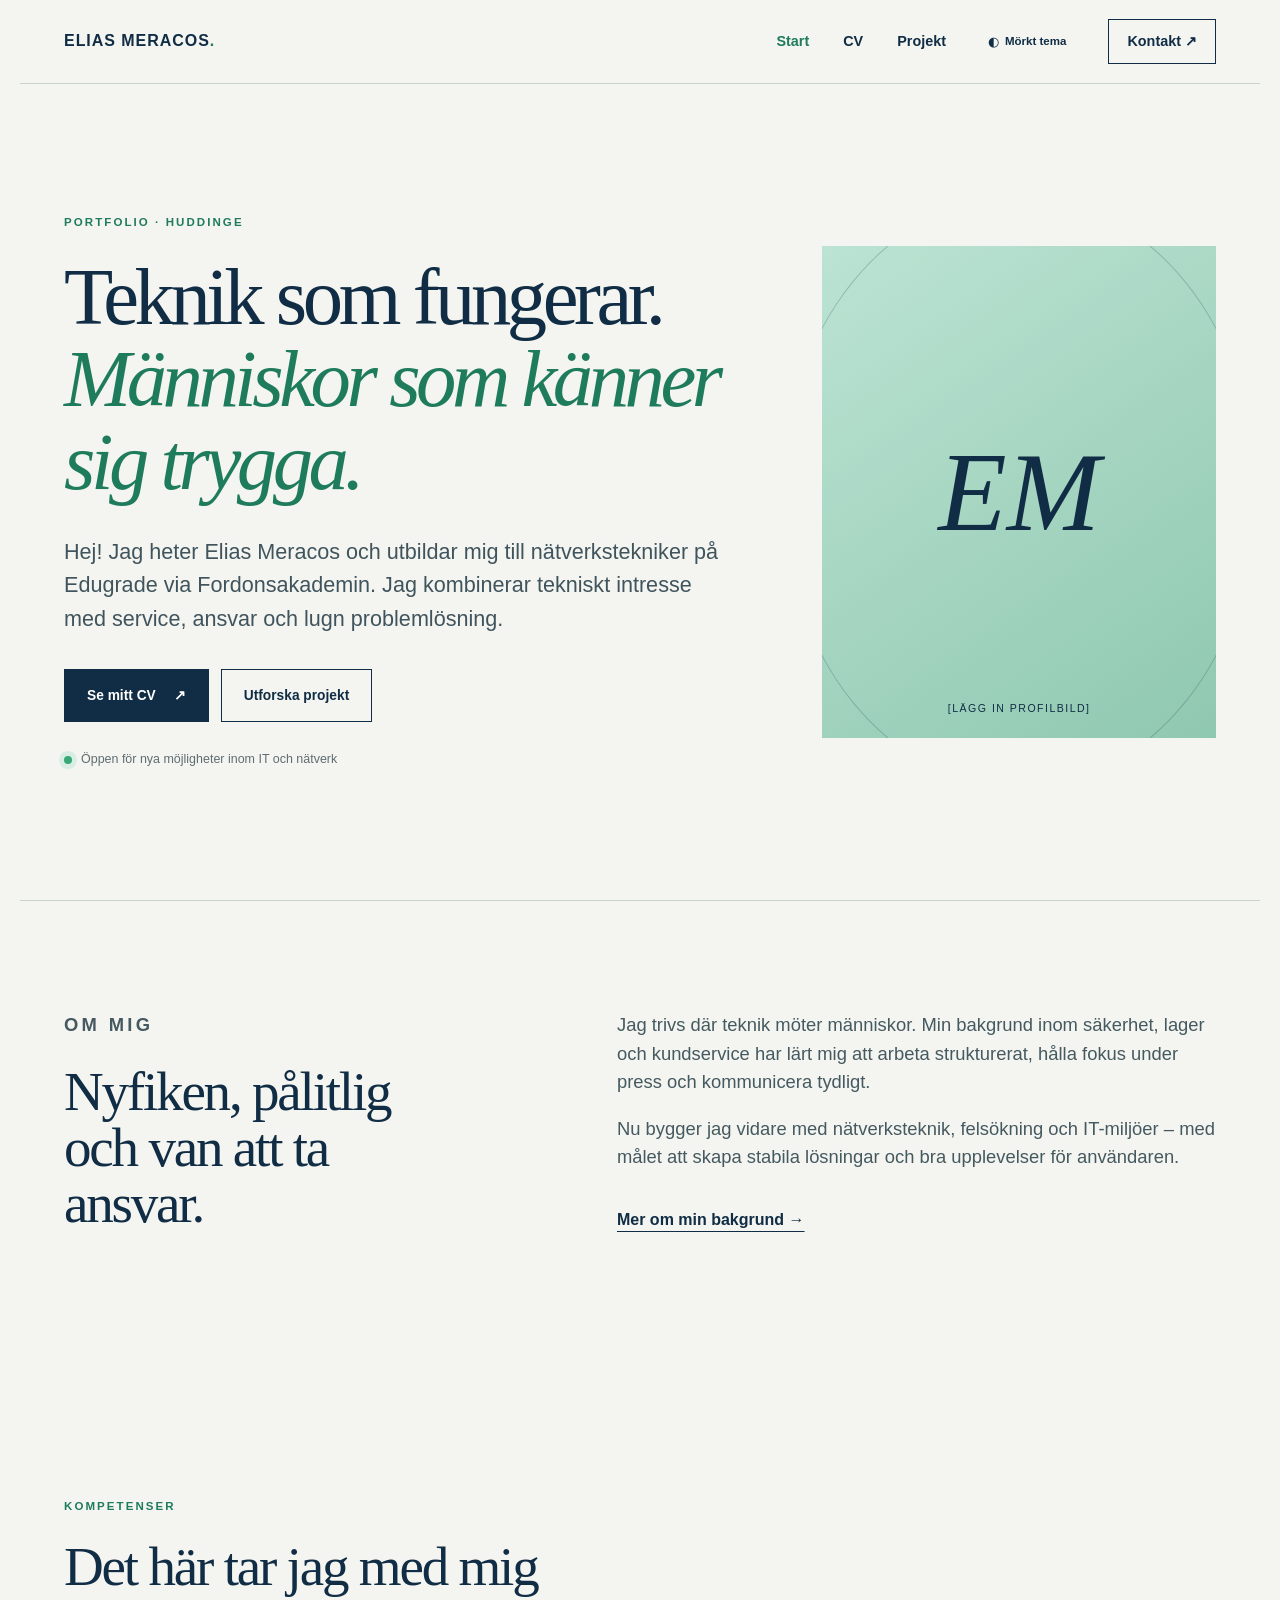
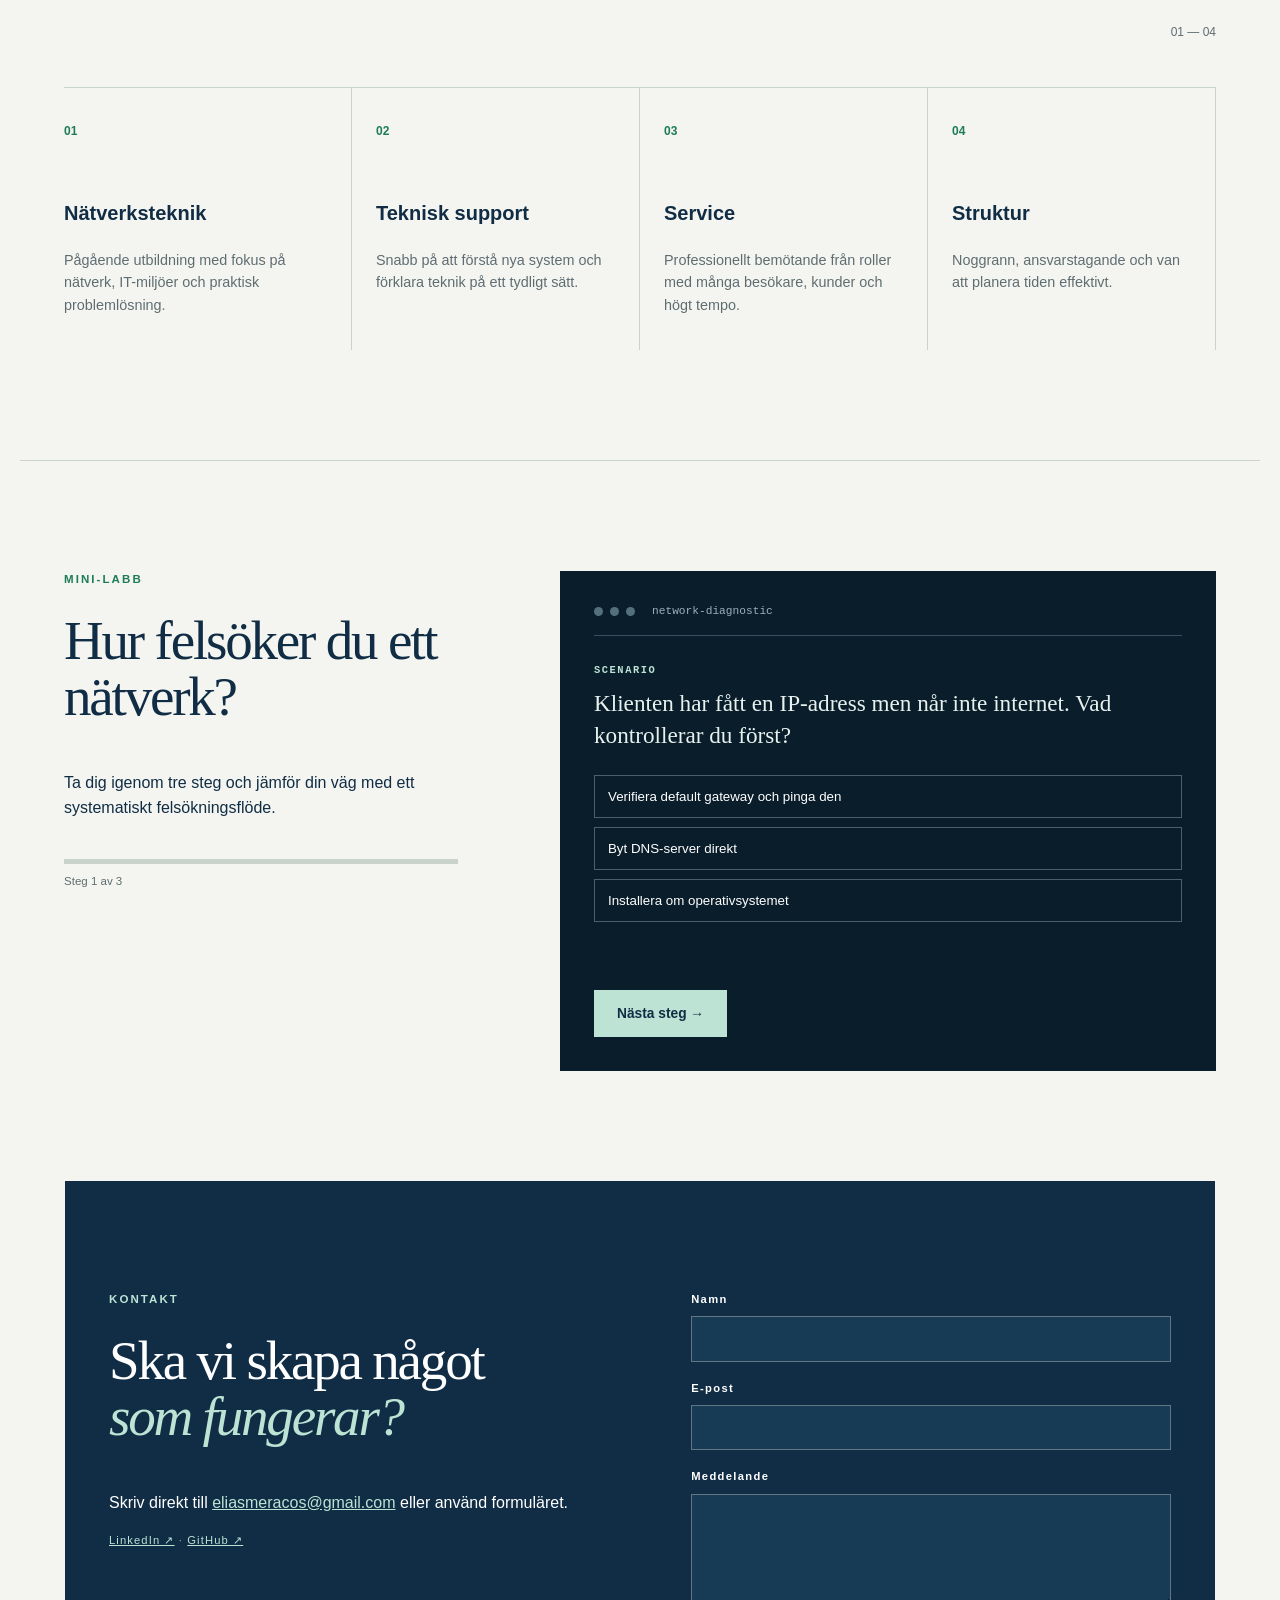
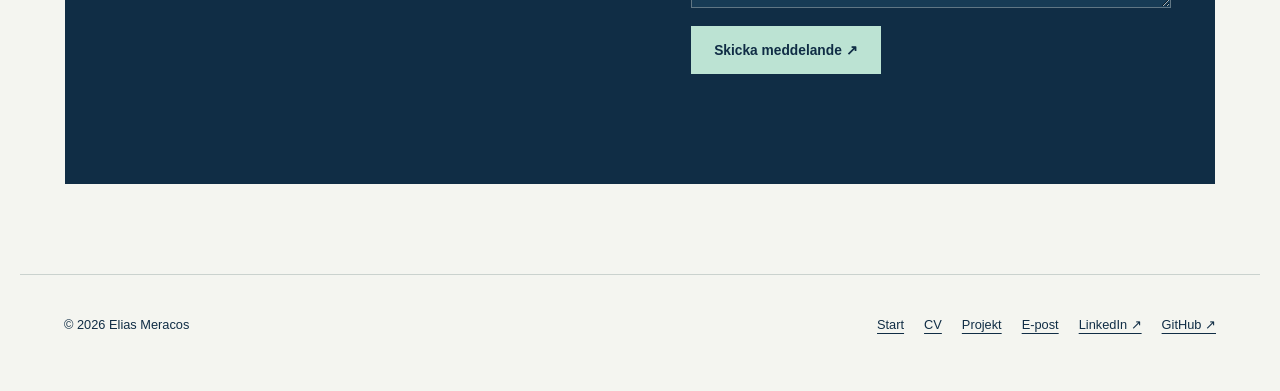
<file: index.html>
<!doctype html>
<html lang="sv">
<head>
  <meta charset="utf-8"><meta name="viewport" content="width=device-width,initial-scale=1">
  <meta name="description" content="Elias Meracos portfolio – nätverksteknik, erfarenhet och utbildningsprojekt.">
  <title>Elias Meracos | Nätverkstekniker</title><link rel="stylesheet" href="styles.css"><script defer src="script.js"></script>
</head>
<body data-page="home">
  <a class="skip" href="#main">Hoppa till innehållet</a><header id="site-header"></header>
  <main id="main">
    <section class="hero section"><div class="hero-copy reveal"><p class="eyebrow">PORTFOLIO · HUDDINGE</p><h1>Teknik som fungerar.<br><span>Människor som känner sig trygga.</span></h1><p class="lead">Hej! Jag heter Elias Meracos och utbildar mig till nätverkstekniker på Edugrade via Fordonsakademin. Jag kombinerar tekniskt intresse med service, ansvar och lugn problemlösning.</p><div class="actions"><a class="button" href="cv.html">Se mitt CV <span>↗</span></a><a class="button ghost" href="projekt.html">Utforska projekt</a></div><div class="status"><i></i><span>Öppen för nya möjligheter inom IT och nätverk</span></div></div>
      <div class="portrait reveal" aria-label="Profilbildsplats för Elias Meracos"><div class="initials">EM</div><span>[LÄGG IN PROFILBILD]</span></div>
    </section>
    <section class="section about-grid" id="om"><div><p class="eyebrow">OM MIG</p><h2>Nyfiken, pålitlig och van att ta ansvar.</h2></div><div><p>Jag trivs där teknik möter människor. Min bakgrund inom säkerhet, lager och kundservice har lärt mig att arbeta strukturerat, hålla fokus under press och kommunicera tydligt.</p><p>Nu bygger jag vidare med nätverksteknik, felsökning och IT-miljöer – med målet att skapa stabila lösningar och bra upplevelser för användaren.</p><a class="text-link" href="cv.html">Mer om min bakgrund →</a></div></section>
    <section class="section"><div class="section-head"><div><p class="eyebrow">KOMPETENSER</p><h2>Det här tar jag med mig</h2></div><span>01 — 04</span></div><div class="skill-grid"><article><b>01</b><h3>Nätverksteknik</h3><p>Pågående utbildning med fokus på nätverk, IT-miljöer och praktisk problemlösning.</p></article><article><b>02</b><h3>Teknisk support</h3><p>Snabb på att förstå nya system och förklara teknik på ett tydligt sätt.</p></article><article><b>03</b><h3>Service</h3><p>Professionellt bemötande från roller med många besökare, kunder och högt tempo.</p></article><article><b>04</b><h3>Struktur</h3><p>Noggrann, ansvarstagande och van att planera tiden effektivt.</p></article></div></section>
    <section class="section troubleshoot" id="felsokning"><div class="challenge-copy"><p class="eyebrow">MINI-LABB</p><h2>Hur felsöker du ett nätverk?</h2><p>Ta dig igenom tre steg och jämför din väg med ett systematiskt felsökningsflöde.</p><div class="challenge-progress" aria-label="Utmaningens framsteg"><i id="challenge-bar"></i></div><span id="challenge-step">Steg 1 av 3</span></div><div class="challenge-console" id="challenge"><div class="console-top"><span></span><span></span><span></span><b>network-diagnostic</b></div><p class="console-prompt">SCENARIO</p><h3 id="challenge-question"></h3><div id="challenge-options" class="challenge-options"></div><div id="challenge-feedback" class="challenge-feedback" aria-live="polite"></div><button id="challenge-next" class="button light" type="button" hidden>Nästa steg →</button></div></section>
    <section class="contact section" id="kontakt"><div><p class="eyebrow">KONTAKT</p><h2>Ska vi skapa något<br><em>som fungerar?</em></h2><p>Skriv direkt till <a href="mailto:eliasmeracos@gmail.com">eliasmeracos@gmail.com</a> eller använd formuläret.</p><p class="contact-placeholders"><a href="https://www.linkedin.com/in/elias-meracos/" target="_blank" rel="noopener noreferrer">LinkedIn ↗</a> · <a href="https://github.com/dynobeats" target="_blank" rel="noopener noreferrer">GitHub ↗</a></p></div><form action="mailto:eliasmeracos@gmail.com" method="post" enctype="text/plain"><label>Namn<input name="namn" autocomplete="name" required></label><label>E-post<input type="email" name="epost" autocomplete="email" required></label><label>Meddelande<textarea name="meddelande" rows="5" required></textarea></label><button class="button light" type="submit">Skicka meddelande ↗</button></form></section>
  </main><footer id="site-footer"></footer>
</body></html>
</file>
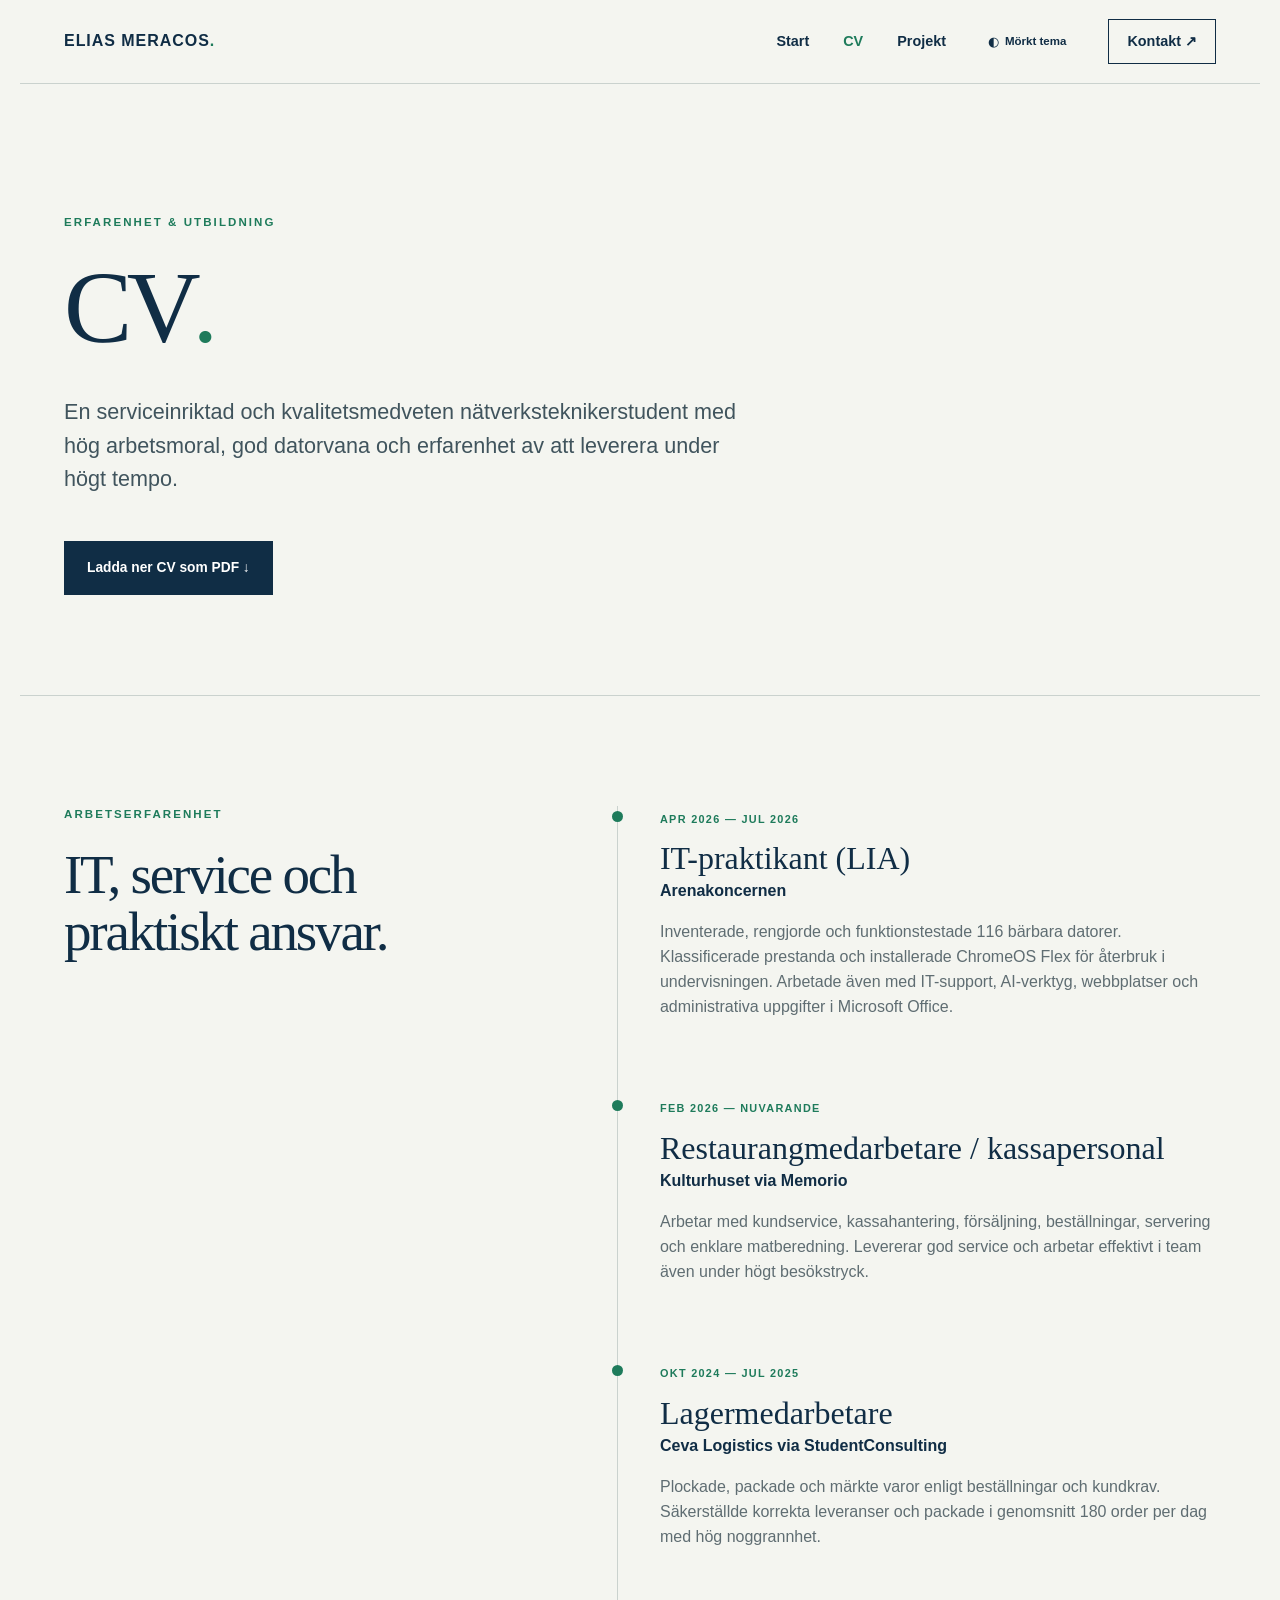
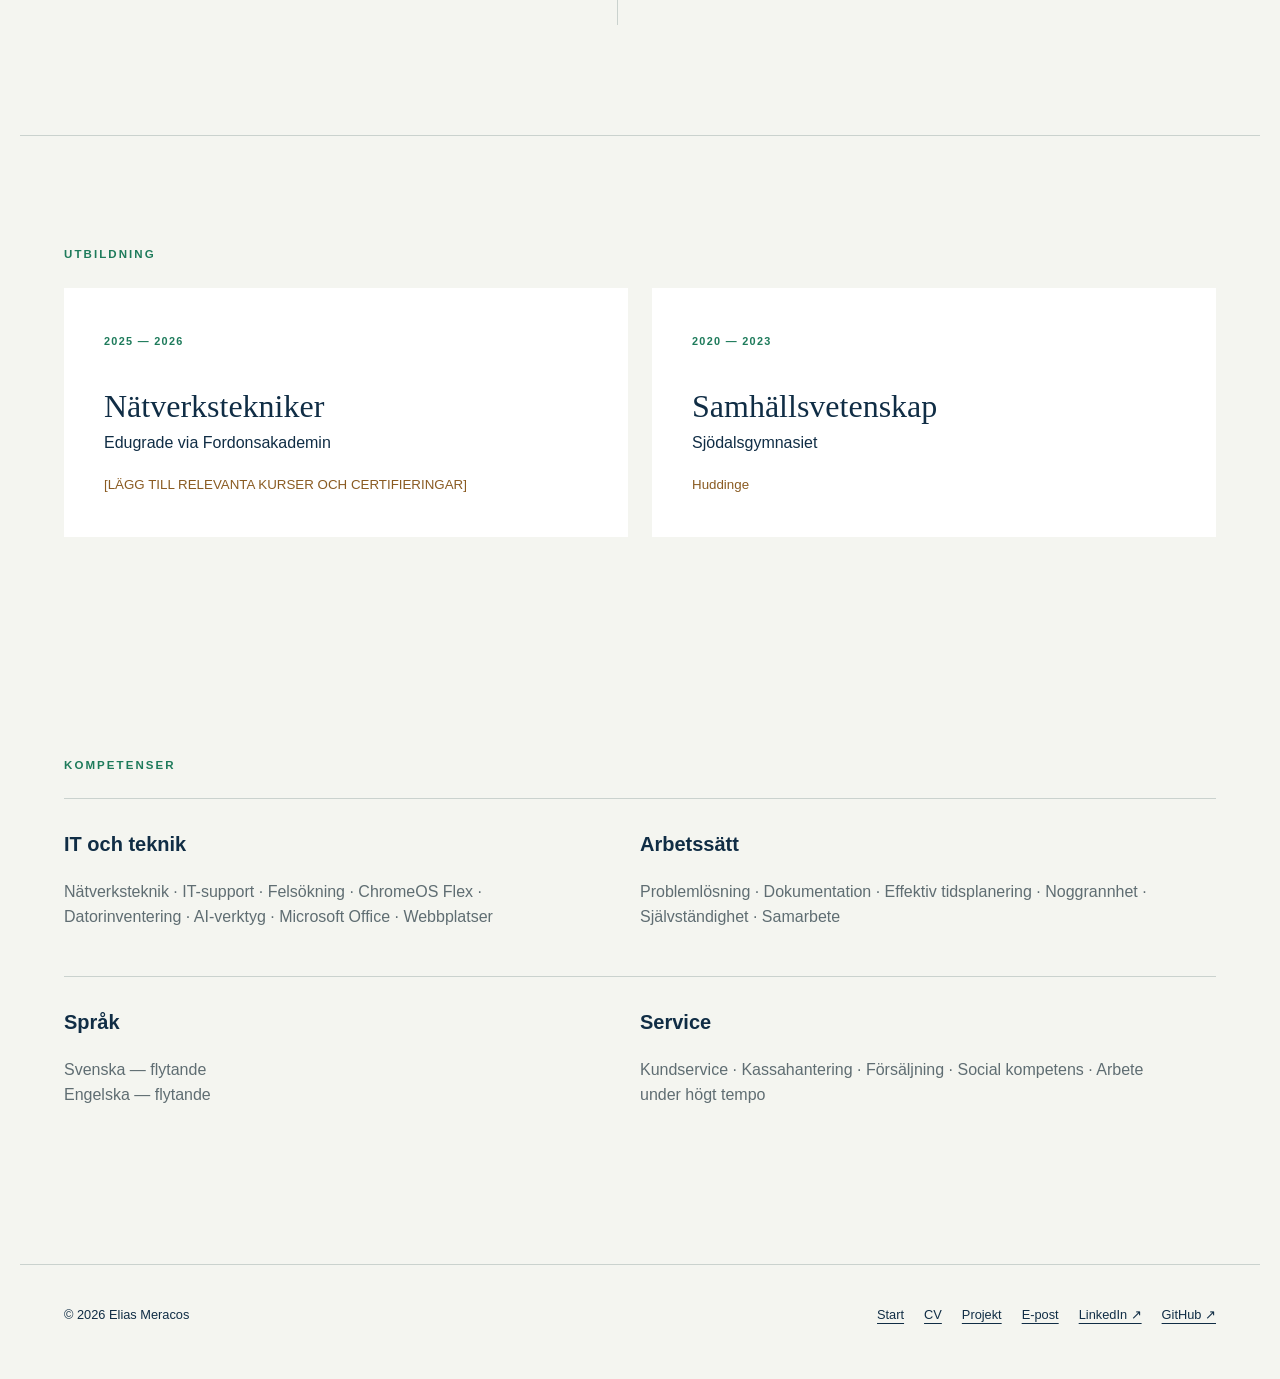
<file: cv.html>
<!doctype html><html lang="sv"><head><meta charset="utf-8"><meta name="viewport" content="width=device-width,initial-scale=1"><meta name="description" content="Elias Meracos CV – utbildning, arbetslivserfarenhet och kompetenser."><title>CV | Elias Meracos</title><link rel="stylesheet" href="styles.css"><script defer src="script.js"></script></head><body data-page="cv"><a class="skip" href="#main">Hoppa till innehållet</a><header id="site-header"></header><main id="main">
  <section class="page-hero section"><p class="eyebrow">ERFARENHET & UTBILDNING</p><h1>CV<span>.</span></h1><p class="lead">En serviceinriktad och kvalitetsmedveten nätverksteknikerstudent med hög arbetsmoral, god datorvana och erfarenhet av att leverera under högt tempo.</p><a class="button" href="assets/elias-meracos-cv-publik.pdf" download>Ladda ner CV som PDF ↓</a></section>
  <section class="section cv-layout"><aside><p class="eyebrow">ARBETSERFARENHET</p><h2>IT, service och praktiskt ansvar.</h2></aside><div class="timeline">
    <article><time>APR 2026 — JUL 2026</time><h3>IT-praktikant (LIA)</h3><p class="company">Arenakoncernen</p><p>Inventerade, rengjorde och funktionstestade 116 bärbara datorer. Klassificerade prestanda och installerade ChromeOS Flex för återbruk i undervisningen. Arbetade även med IT-support, AI-verktyg, webbplatser och administrativa uppgifter i Microsoft Office.</p></article>
    <article><time>FEB 2026 — NUVARANDE</time><h3>Restaurangmedarbetare / kassapersonal</h3><p class="company">Kulturhuset via Memorio</p><p>Arbetar med kundservice, kassahantering, försäljning, beställningar, servering och enklare matberedning. Levererar god service och arbetar effektivt i team även under högt besökstryck.</p></article>
    <article><time>OKT 2024 — JUL 2025</time><h3>Lagermedarbetare</h3><p class="company">Ceva Logistics via StudentConsulting</p><p>Plockade, packade och märkte varor enligt beställningar och kundkrav. Säkerställde korrekta leveranser och packade i genomsnitt 180 order per dag med hög noggrannhet.</p></article>
  </div></section>
  <section class="section education"><p class="eyebrow">UTBILDNING</p><div class="edu-grid"><article><span>2025 — 2026</span><h3>Nätverkstekniker</h3><p>Edugrade via Fordonsakademin</p><small>[LÄGG TILL RELEVANTA KURSER OCH CERTIFIERINGAR]</small></article><article><span>2020 — 2023</span><h3>Samhällsvetenskap</h3><p>Sjödalsgymnasiet</p><small>Huddinge</small></article></div></section>
  <section class="section"><p class="eyebrow">KOMPETENSER</p><div class="competency"><div><h3>IT och teknik</h3><p>Nätverksteknik · IT-support · Felsökning · ChromeOS Flex · Datorinventering · AI-verktyg · Microsoft Office · Webbplatser</p></div><div><h3>Arbetssätt</h3><p>Problemlösning · Dokumentation · Effektiv tidsplanering · Noggrannhet · Självständighet · Samarbete</p></div><div><h3>Språk</h3><p>Svenska — flytande<br>Engelska — flytande</p></div><div><h3>Service</h3><p>Kundservice · Kassahantering · Försäljning · Social kompetens · Arbete under högt tempo</p></div></div></section>
</main><footer id="site-footer"></footer></body></html>
</file>
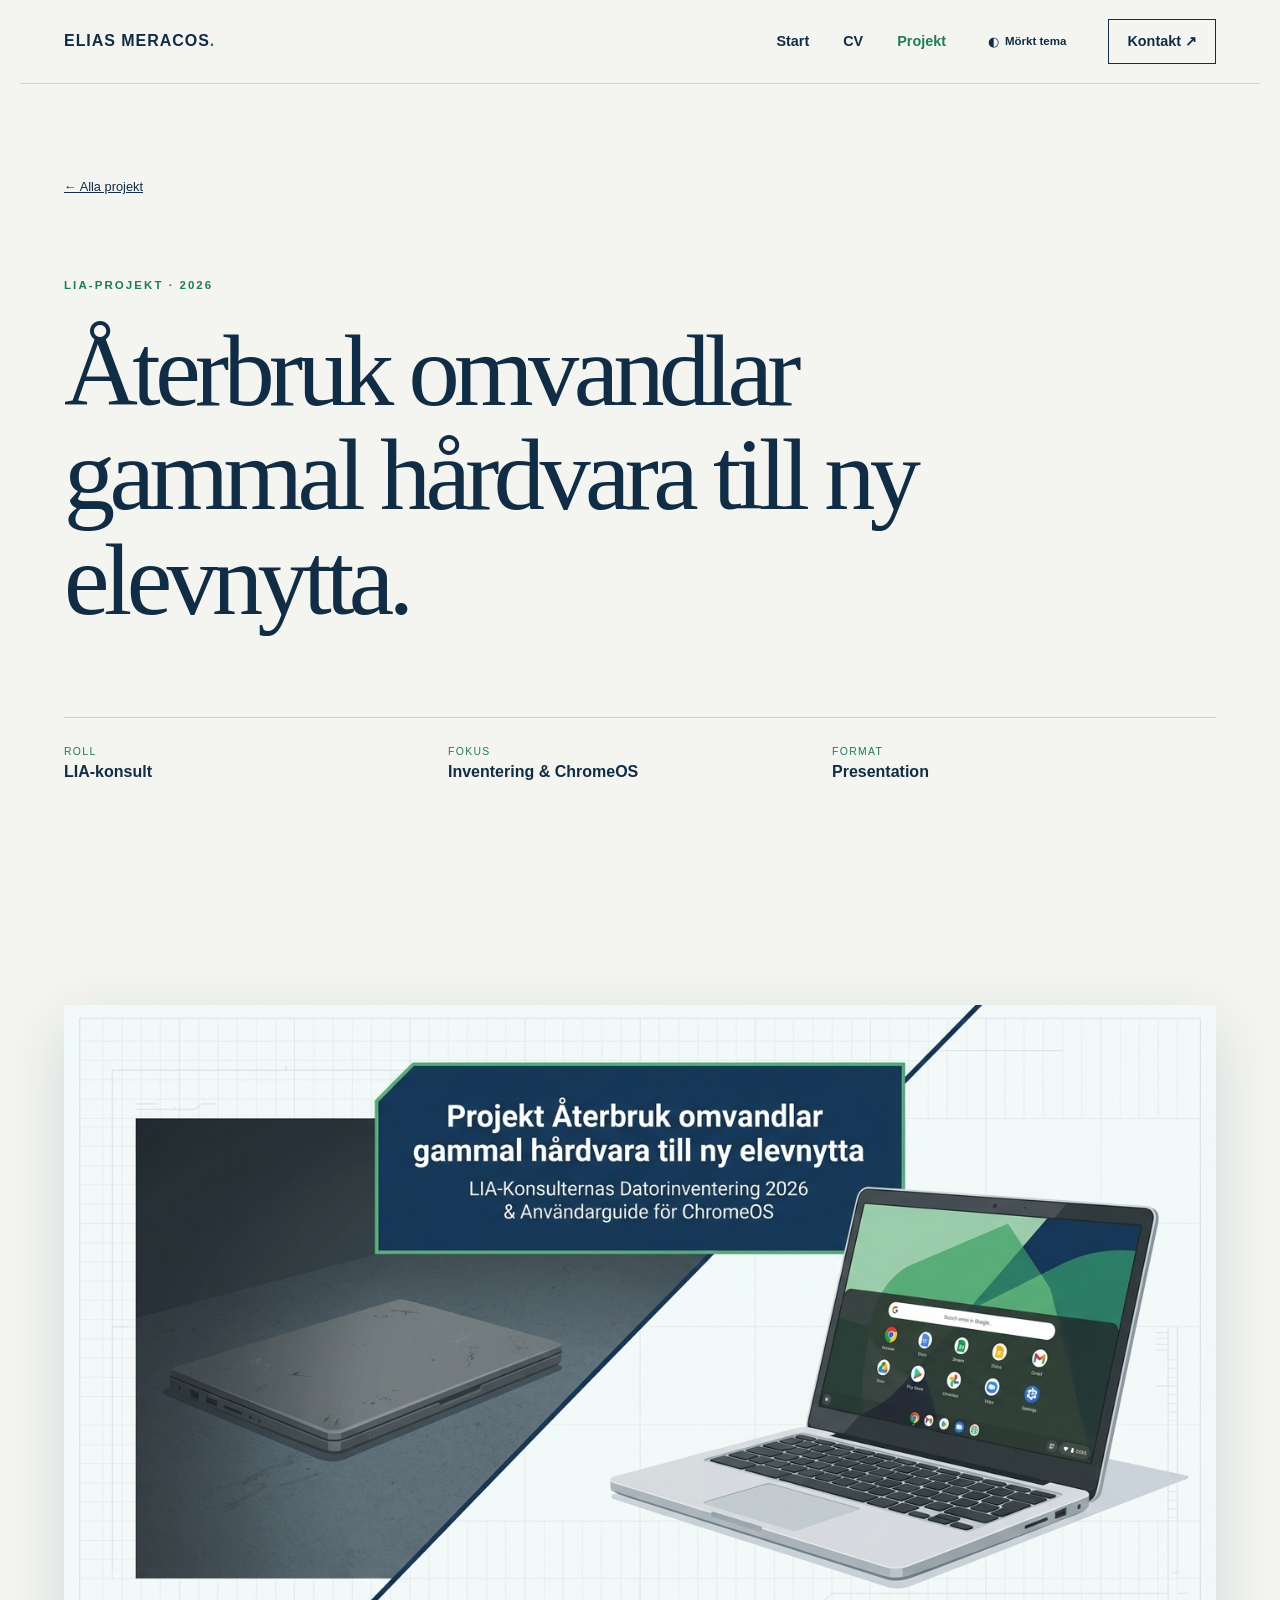
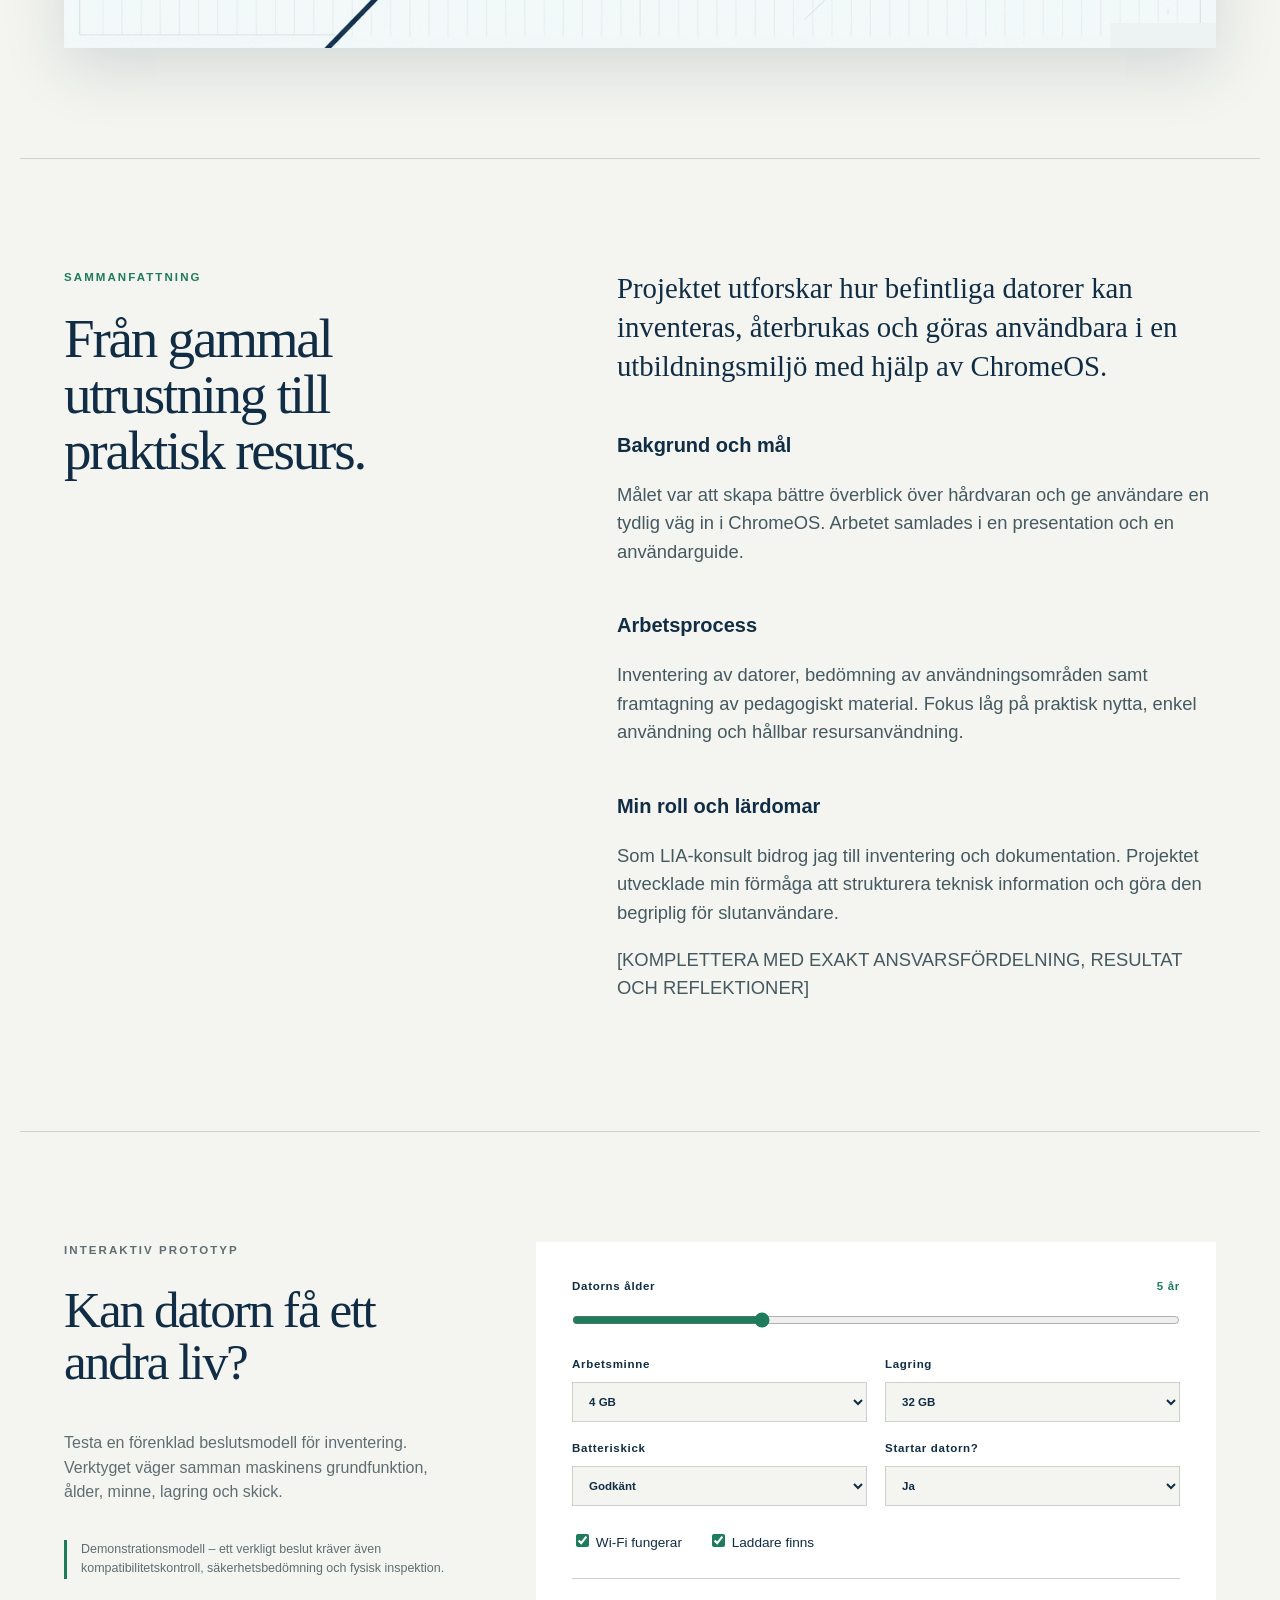
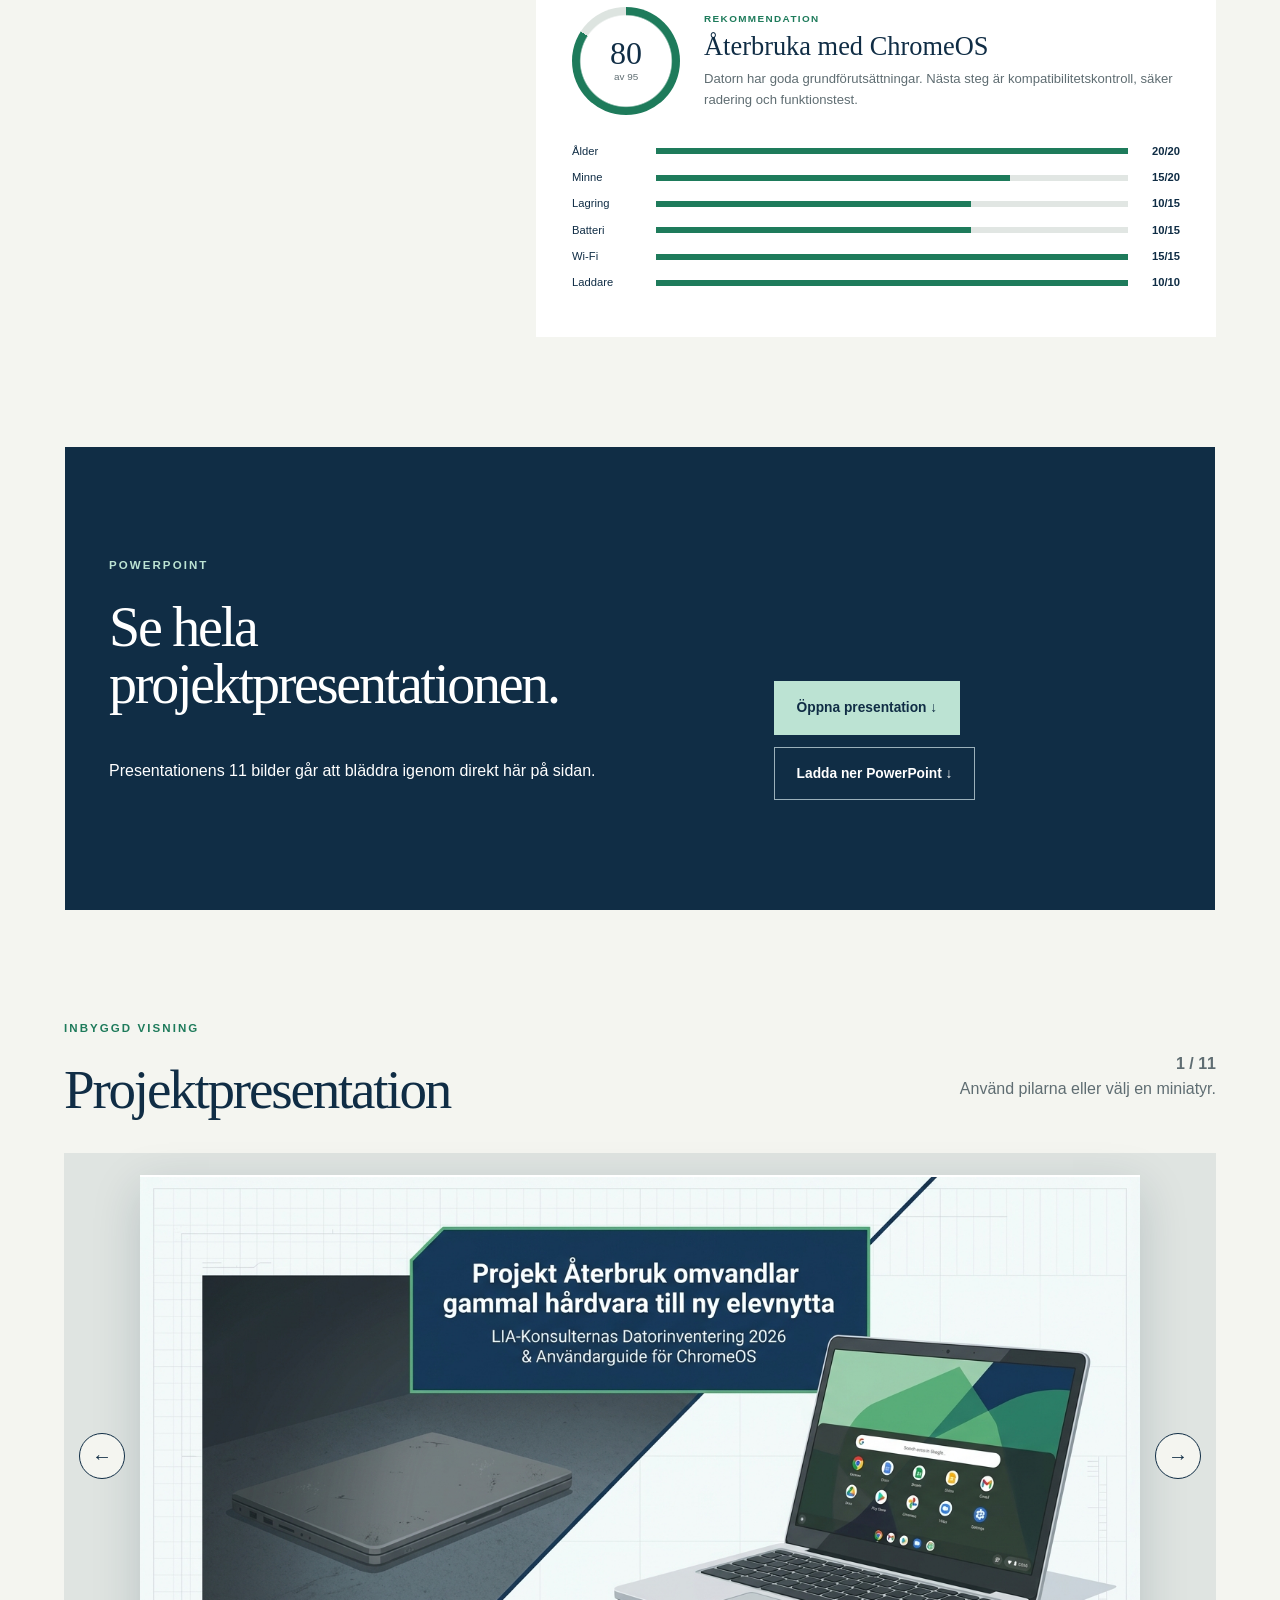
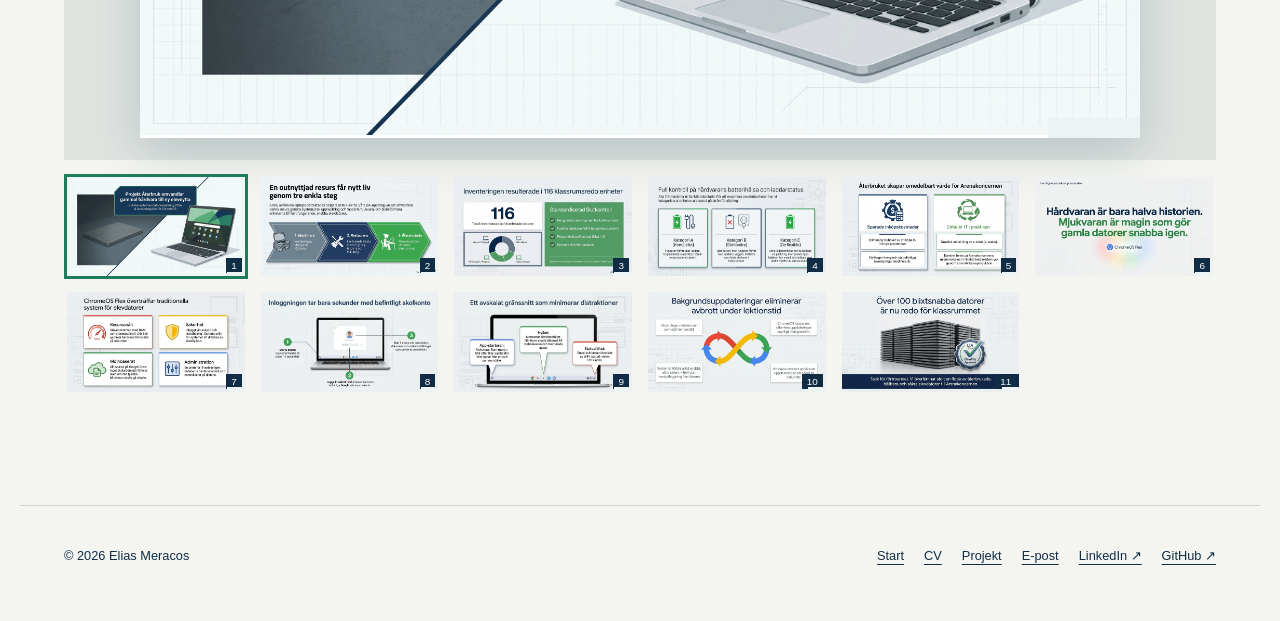
<file: projekt-aterbruk.html>
<!doctype html><html lang="sv"><head><meta charset="utf-8"><meta name="viewport" content="width=device-width,initial-scale=1"><meta name="description" content="LIA-projekt om datorinventering, hårdvaruåterbruk och ChromeOS."><title>Projekt Återbruk | Elias Meracos</title><link rel="stylesheet" href="styles.css"><script defer src="script.js"></script></head><body data-page="projects"><a class="skip" href="#main">Hoppa till innehållet</a><header id="site-header"></header><main id="main">
  <section class="detail-hero section"><a class="back" href="projekt.html">← Alla projekt</a><p class="eyebrow">LIA-PROJEKT · 2026</p><h1>Återbruk omvandlar gammal hårdvara till ny elevnytta.</h1><div class="detail-meta"><div><span>ROLL</span><b>LIA-konsult</b></div><div><span>FOKUS</span><b>Inventering & ChromeOS</b></div><div><span>FORMAT</span><b>Presentation</b></div></div></section>
  <section class="section"><div class="clean-slide wide-cover"><img src="assets/projekt-aterbruk-cover.png" alt="Presentationens titelsida med en äldre och en modern bärbar dator"></div></section>
  <section class="section story"><aside><p class="eyebrow">SAMMANFATTNING</p><h2>Från gammal utrustning till praktisk resurs.</h2></aside><div><p class="big-copy">Projektet utforskar hur befintliga datorer kan inventeras, återbrukas och göras användbara i en utbildningsmiljö med hjälp av ChromeOS.</p><h3>Bakgrund och mål</h3><p>Målet var att skapa bättre överblick över hårdvaran och ge användare en tydlig väg in i ChromeOS. Arbetet samlades i en presentation och en användarguide.</p><h3>Arbetsprocess</h3><p>Inventering av datorer, bedömning av användningsområden samt framtagning av pedagogiskt material. Fokus låg på praktisk nytta, enkel användning och hållbar resursanvändning.</p><h3>Min roll och lärdomar</h3><p>Som LIA-konsult bidrog jag till inventering och dokumentation. Projektet utvecklade min förmåga att strukturera teknisk information och göra den begriplig för slutanvändare.</p><p class="placeholder">[KOMPLETTERA MED EXAKT ANSVARSFÖRDELNING, RESULTAT OCH REFLEKTIONER]</p></div></section>
  <section class="section assessment" id="bedomning"><div class="assessment-intro"><p class="eyebrow">INTERAKTIV PROTOTYP</p><h2>Kan datorn få ett andra liv?</h2><p>Testa en förenklad beslutsmodell för inventering. Verktyget väger samman maskinens grundfunktion, ålder, minne, lagring och skick.</p><p class="model-note">Demonstrationsmodell – ett verkligt beslut kräver även kompatibilitetskontroll, säkerhetsbedömning och fysisk inspektion.</p></div><div class="assessment-tool"><form id="reuse-form"><div class="field"><label for="age">Datorns ålder <output id="age-output" for="age">5 år</output></label><input id="age" name="age" type="range" min="1" max="14" value="5"></div><div class="field-grid"><label>Arbetsminne<select id="ram"><option value="5">2 GB</option><option value="15" selected>4 GB</option><option value="20">8 GB eller mer</option></select></label><label>Lagring<select id="storage"><option value="5">16 GB</option><option value="10" selected>32 GB</option><option value="15">64 GB eller mer</option></select></label><label>Batteriskick<select id="battery"><option value="0">Dåligt</option><option value="10" selected>Godkänt</option><option value="15">Bra</option></select></label><label>Startar datorn?<select id="boots"><option value="yes" selected>Ja</option><option value="no">Nej</option></select></label></div><div class="checks"><label><input id="wifi" type="checkbox" checked> Wi-Fi fungerar</label><label><input id="charger" type="checkbox" checked> Laddare finns</label></div></form><div class="decision" aria-live="polite"><div class="score-ring" id="score-ring"><strong id="reuse-score">—</strong><span>av 95</span></div><div><p class="decision-label">REKOMMENDATION</p><h3 id="reuse-result">Beräknar …</h3><p id="reuse-reason"></p></div></div><div class="score-breakdown" id="score-breakdown" aria-label="Poängfördelning"></div></div></section>
  <section class="section presentation-box"><div><p class="eyebrow">POWERPOINT</p><h2>Se hela projektpresentationen.</h2><p>Presentationens 11 bilder går att bläddra igenom direkt här på sidan.</p></div><div class="actions"><a class="button light" href="#presentation">Öppna presentation ↓</a><a class="button line" href="assets/lia-projekt-presentation.pptx" download>Ladda ner PowerPoint ↓</a></div></section>
  <section class="section slide-section" id="presentation" aria-labelledby="presentation-title"><div class="slide-heading"><div><p class="eyebrow">INBYGGD VISNING</p><h2 id="presentation-title">Projektpresentation</h2></div><p><strong id="slide-counter">1 / 11</strong><br>Använd pilarna eller välj en miniatyr.</p></div><div class="slide-viewer" data-folder="presentation-slides" data-total="11"><button class="slide-arrow previous" type="button" aria-label="Föregående bild">←</button><img id="active-slide" src="assets/presentation-slides/image1.png" alt="Presentationsbild 1 av 11"><button class="slide-arrow next" type="button" aria-label="Nästa bild">→</button></div><div class="slide-thumbs" aria-label="Välj presentationsbild"></div></section>
</main><footer id="site-footer"></footer></body></html>
</file>
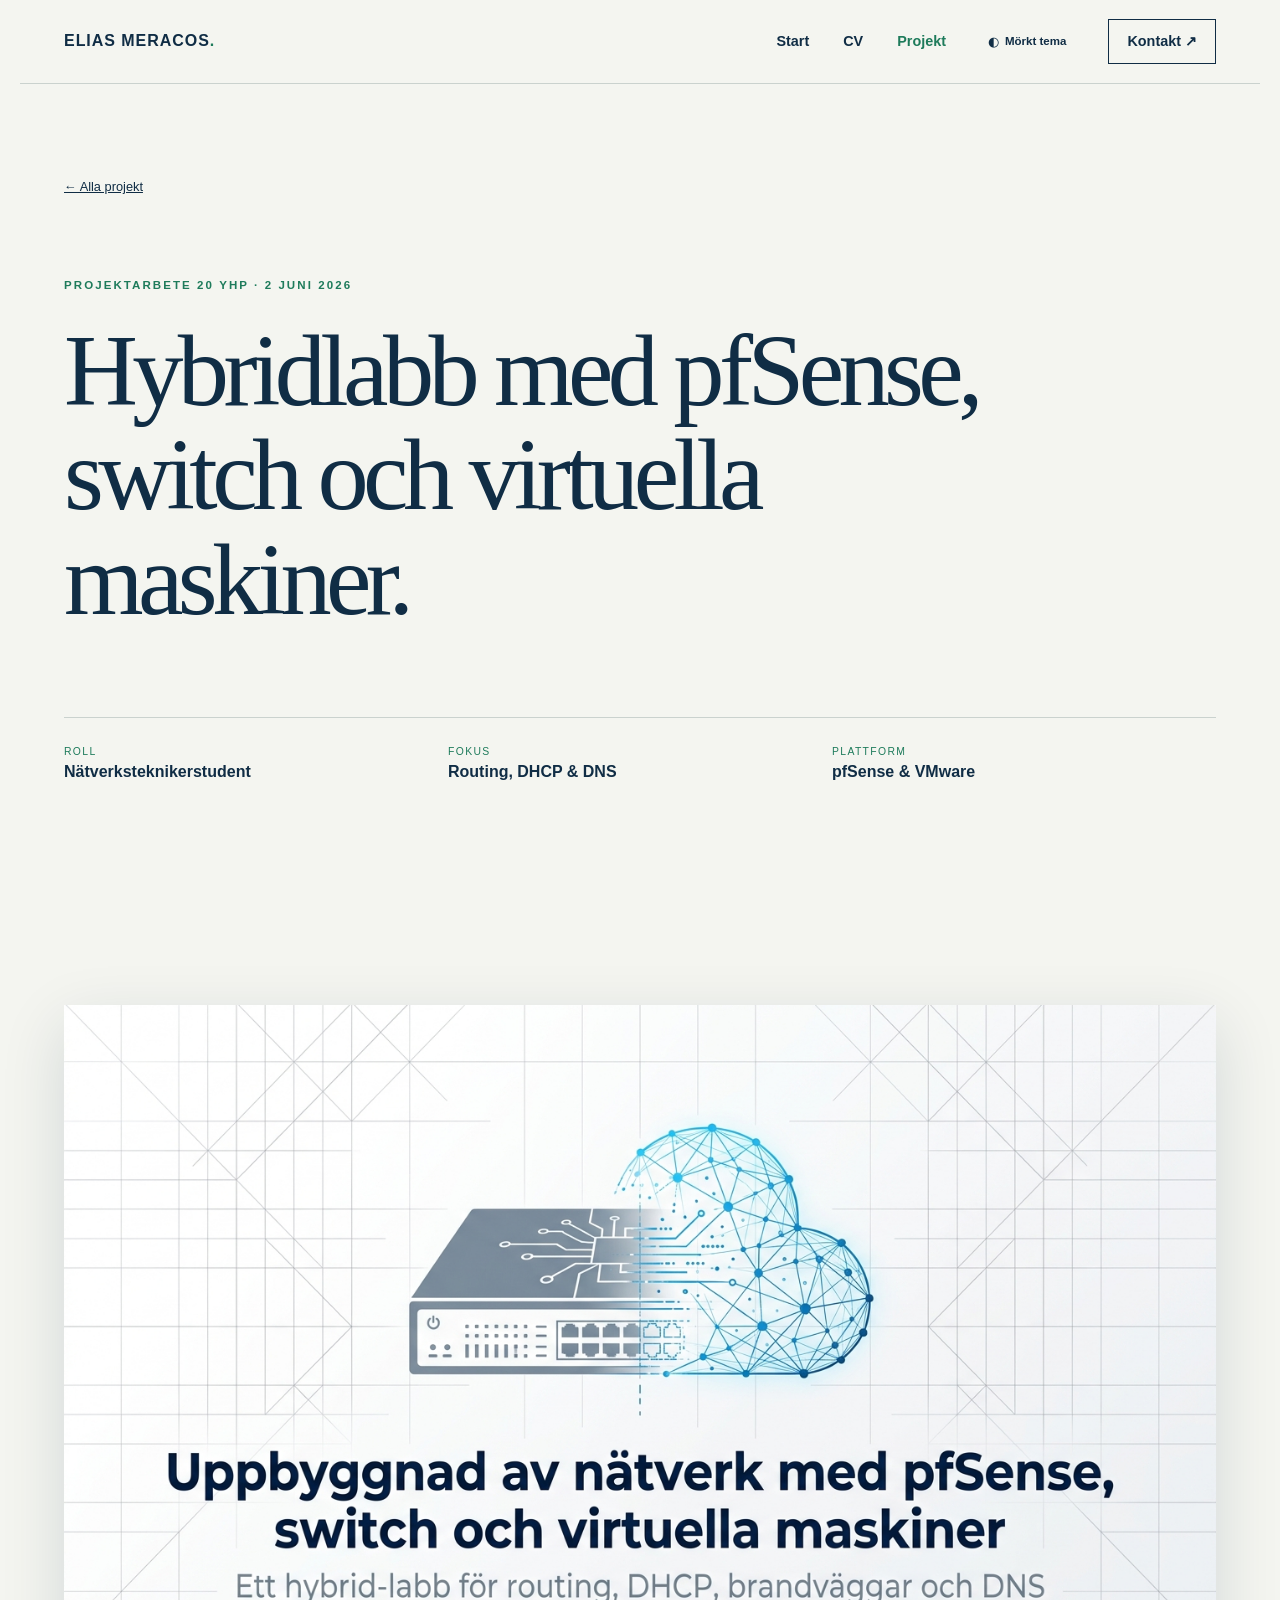
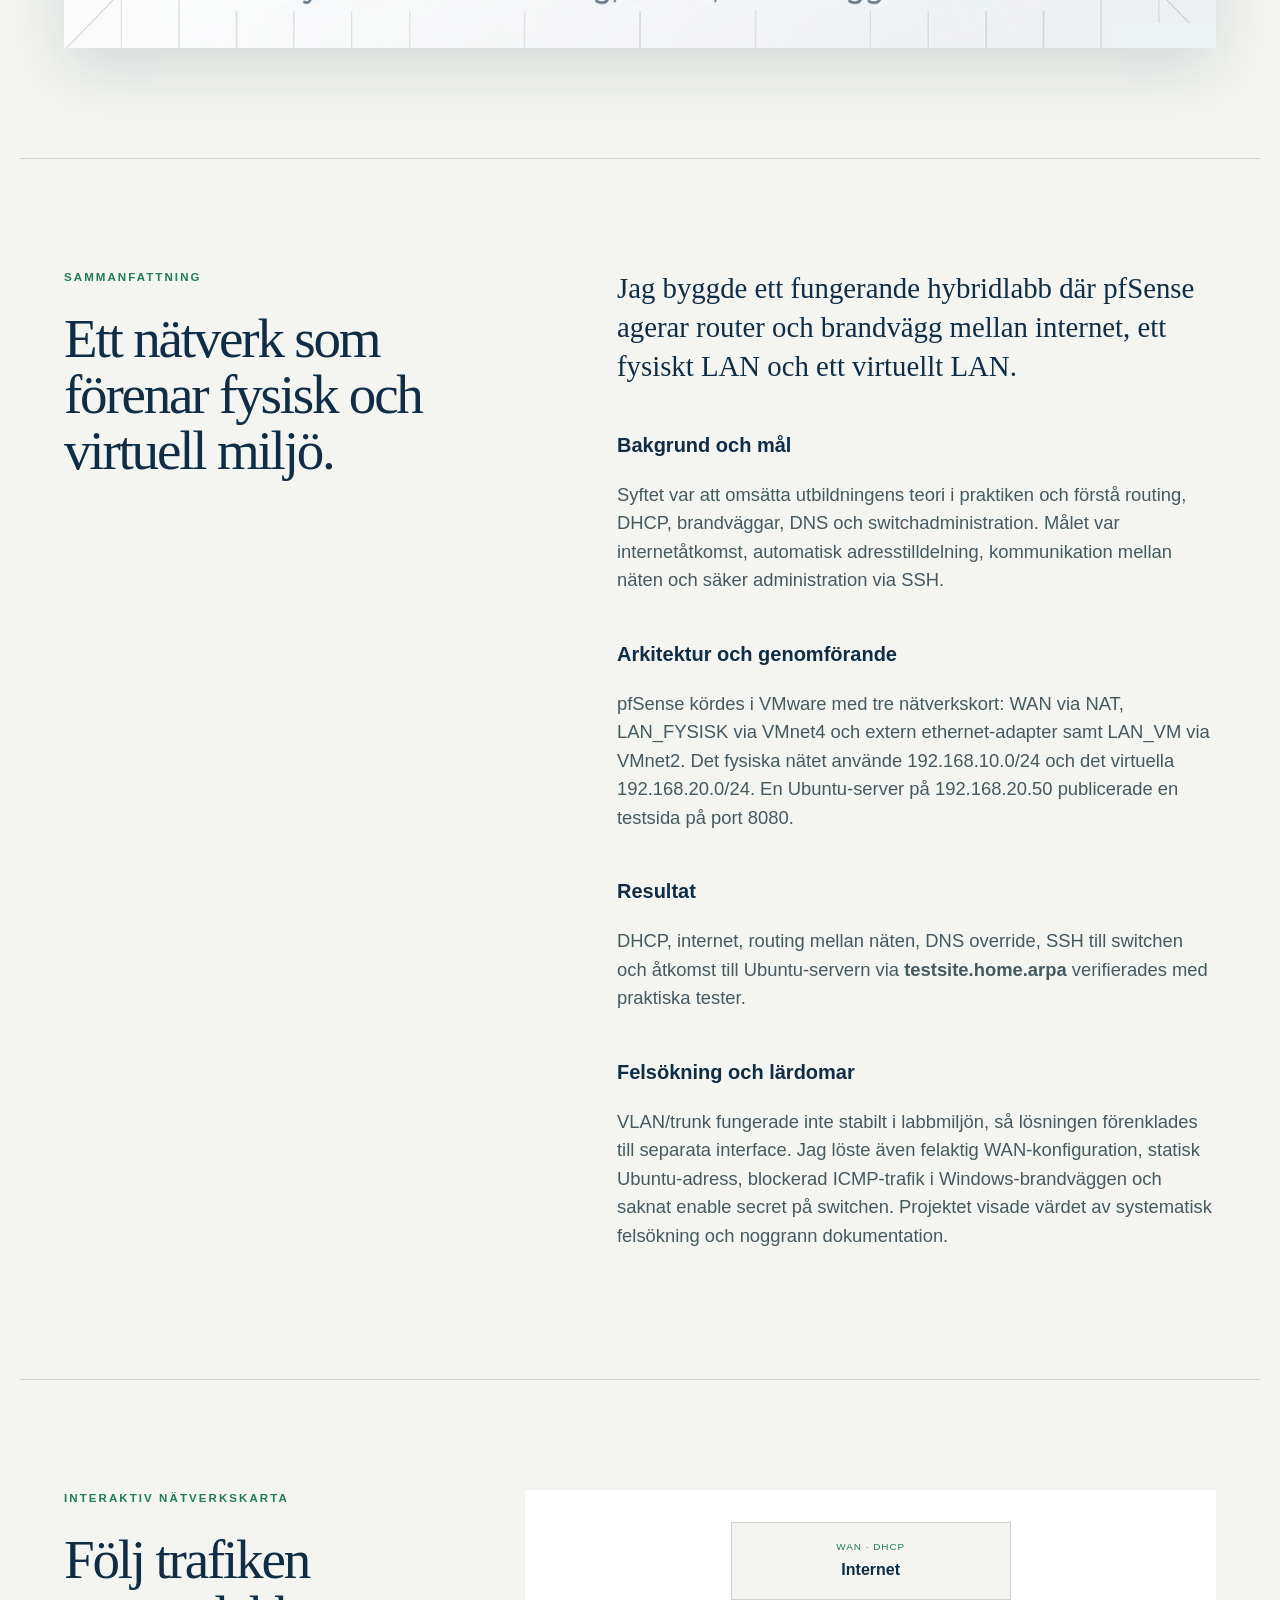
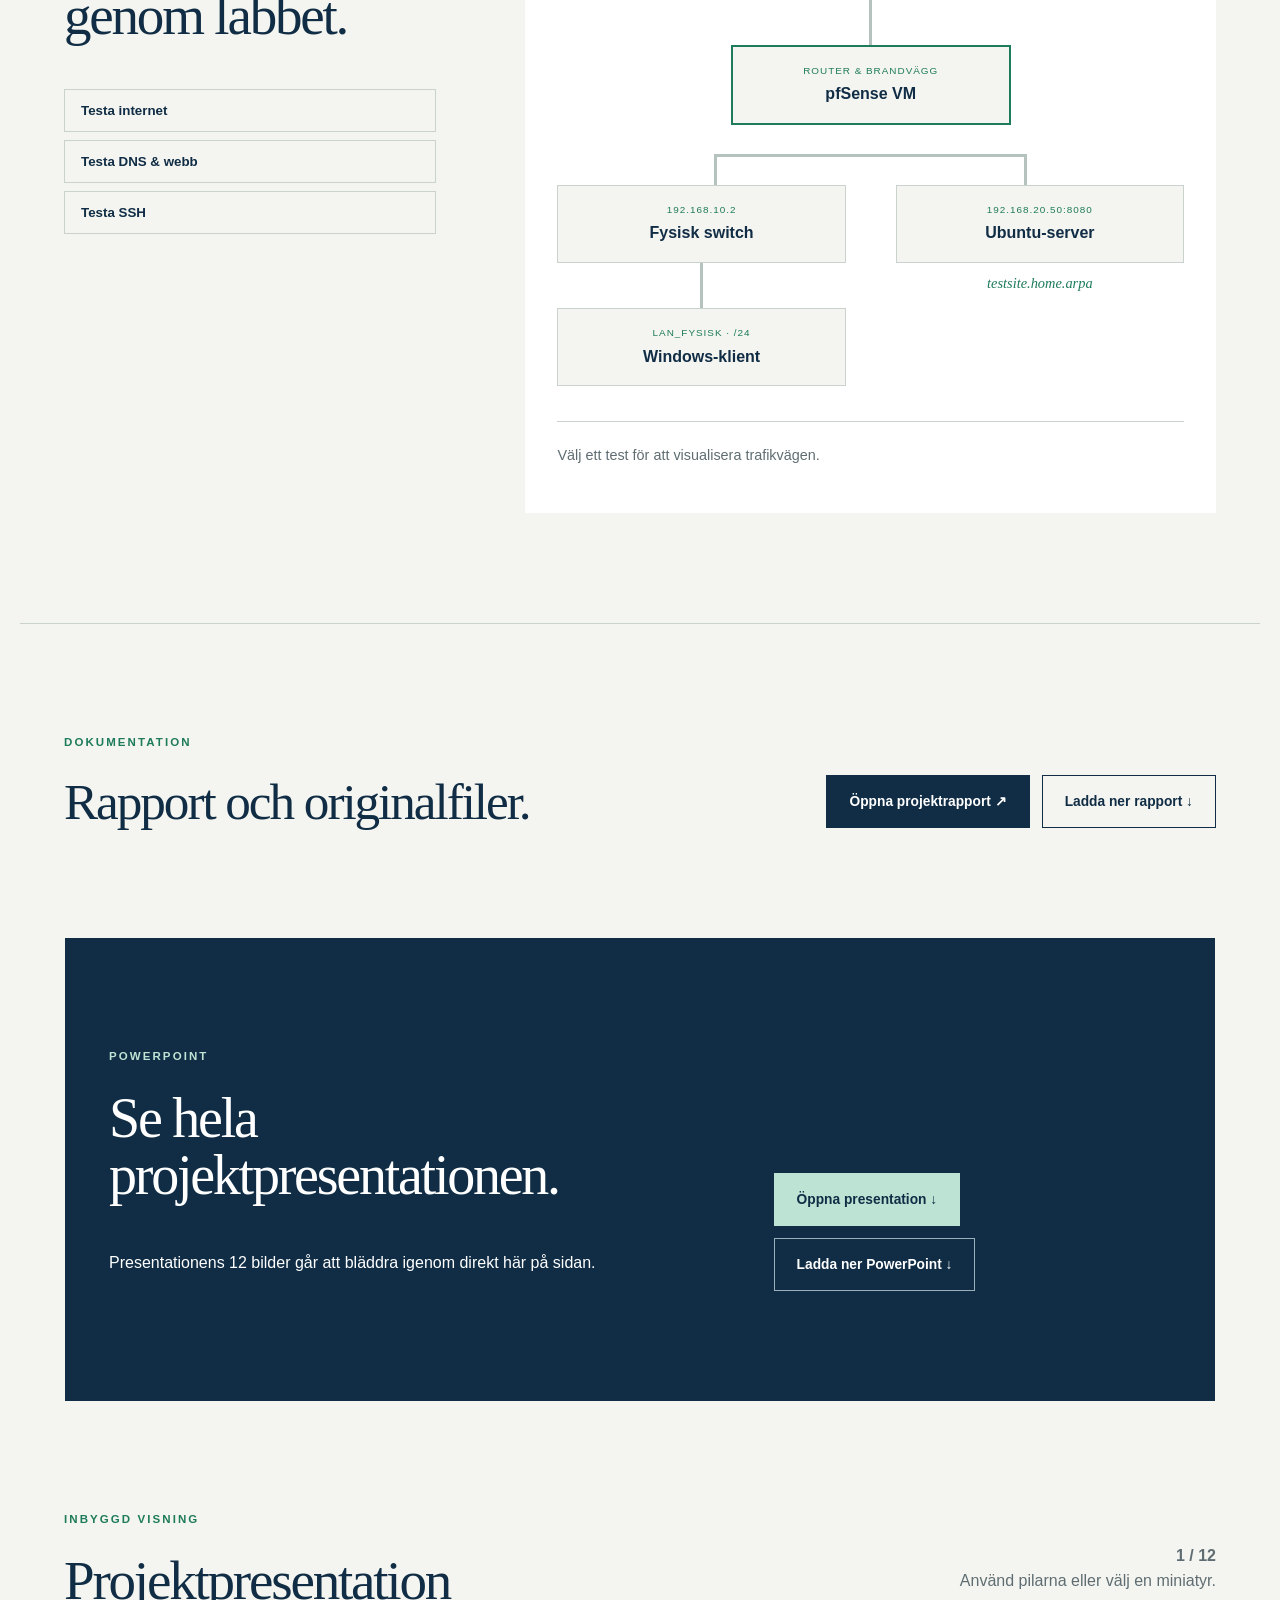
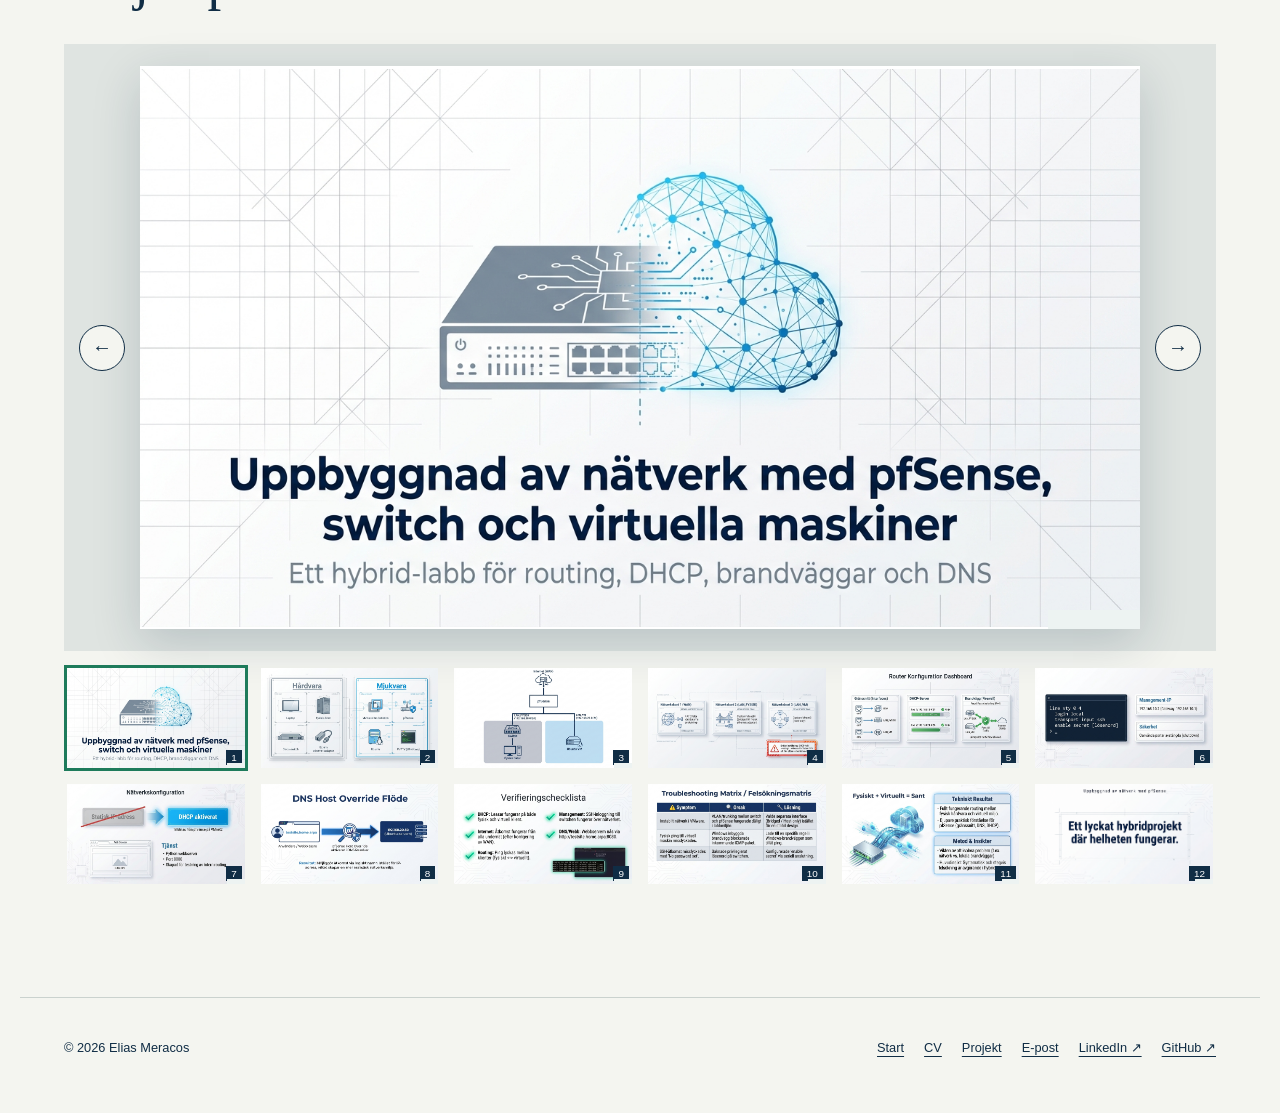
<file: projekt-pfsense.html>
<!doctype html><html lang="sv"><head><meta charset="utf-8"><meta name="viewport" content="width=device-width,initial-scale=1"><meta name="description" content="Elias Meracos hybridlabb med pfSense, fysiskt nät, virtuellt nät, routing, DHCP och DNS."><title>pfSense Hybrid Lab | Elias Meracos</title><link rel="stylesheet" href="styles.css"><script defer src="script.js"></script></head><body data-page="projects"><a class="skip" href="#main">Hoppa till innehållet</a><header id="site-header"></header><main id="main">
  <section class="detail-hero section"><a class="back" href="projekt.html">← Alla projekt</a><p class="eyebrow">PROJEKTARBETE 20 YHP · 2 JUNI 2026</p><h1>Hybridlabb med pfSense, switch och virtuella maskiner.</h1><div class="detail-meta"><div><span>ROLL</span><b>Nätverksteknikerstudent</b></div><div><span>FOKUS</span><b>Routing, DHCP & DNS</b></div><div><span>PLATTFORM</span><b>pfSense & VMware</b></div></div></section>
  <section class="section"><div class="clean-slide wide-cover"><img src="assets/pfsense-slides/image1.png" alt="Projektets omslag med nätverksutrustning och ett moln"></div></section>
  <section class="section story"><aside><p class="eyebrow">SAMMANFATTNING</p><h2>Ett nätverk som förenar fysisk och virtuell miljö.</h2></aside><div><p class="big-copy">Jag byggde ett fungerande hybridlabb där pfSense agerar router och brandvägg mellan internet, ett fysiskt LAN och ett virtuellt LAN.</p><h3>Bakgrund och mål</h3><p>Syftet var att omsätta utbildningens teori i praktiken och förstå routing, DHCP, brandväggar, DNS och switchadministration. Målet var internetåtkomst, automatisk adresstilldelning, kommunikation mellan näten och säker administration via SSH.</p><h3>Arkitektur och genomförande</h3><p>pfSense kördes i VMware med tre nätverkskort: WAN via NAT, LAN_FYSISK via VMnet4 och extern ethernet-adapter samt LAN_VM via VMnet2. Det fysiska nätet använde 192.168.10.0/24 och det virtuella 192.168.20.0/24. En Ubuntu-server på 192.168.20.50 publicerade en testsida på port 8080.</p><h3>Resultat</h3><p>DHCP, internet, routing mellan näten, DNS override, SSH till switchen och åtkomst till Ubuntu-servern via <strong>testsite.home.arpa</strong> verifierades med praktiska tester.</p><h3>Felsökning och lärdomar</h3><p>VLAN/trunk fungerade inte stabilt i labbmiljön, så lösningen förenklades till separata interface. Jag löste även felaktig WAN-konfiguration, statisk Ubuntu-adress, blockerad ICMP-trafik i Windows-brandväggen och saknat enable secret på switchen. Projektet visade värdet av systematisk felsökning och noggrann dokumentation.</p></div></section>
  <section class="section network-lab" id="network-lab"><div class="lab-heading"><p class="eyebrow">INTERAKTIV NÄTVERKSKARTA</p><h2>Följ trafiken genom labbet.</h2><div class="flow-buttons"><button type="button" data-flow="internet">Testa internet</button><button type="button" data-flow="dns">Testa DNS & webb</button><button type="button" data-flow="ssh">Testa SSH</button></div></div><div class="topology" aria-label="Nätverkstopologi för pfSense-labbet"><div class="net-node internet" data-node="internet"><span>WAN · DHCP</span><b>Internet</b></div><i class="net-link vertical" data-link="pfsense-internet"></i><div class="net-node pfsense" data-node="pfsense"><span>ROUTER & BRANDVÄGG</span><b>pfSense VM</b></div><div class="branches"><i class="net-link left" data-link="switch-pfsense"></i><i class="net-link right" data-link="pfsense-ubuntu"></i></div><div class="lanes"><div><div class="net-node" data-node="switch"><span>192.168.10.2</span><b>Fysisk switch</b></div><i class="net-link vertical" data-link="client-switch"></i><div class="net-node" data-node="client"><span>LAN_FYSISK · /24</span><b>Windows-klient</b></div></div><div><div class="net-node" data-node="ubuntu"><span>192.168.20.50:8080</span><b>Ubuntu-server</b></div><p class="dns-name">testsite.home.arpa</p></div></div><p class="flow-status" id="flow-status" aria-live="polite">Välj ett test för att visualisera trafikvägen.</p></div></section>
  <section class="section downloads"><div><p class="eyebrow">DOKUMENTATION</p><h2>Rapport och originalfiler.</h2></div><div class="actions"><a class="button" href="assets/elias-meracos-projektrapport.pdf" target="_blank">Öppna projektrapport ↗</a><a class="button ghost" href="assets/elias-meracos-projektrapport.pdf" download>Ladda ner rapport ↓</a></div></section>
  <section class="section presentation-box"><div><p class="eyebrow">POWERPOINT</p><h2>Se hela projektpresentationen.</h2><p>Presentationens 12 bilder går att bläddra igenom direkt här på sidan.</p></div><div class="actions"><a class="button light" href="#presentation">Öppna presentation ↓</a><a class="button line" href="assets/pfsense-hybrid-lab.pptx" download>Ladda ner PowerPoint ↓</a></div></section>
  <section class="section slide-section" id="presentation" aria-labelledby="presentation-title"><div class="slide-heading"><div><p class="eyebrow">INBYGGD VISNING</p><h2 id="presentation-title">Projektpresentation</h2></div><p><strong id="slide-counter">1 / 12</strong><br>Använd pilarna eller välj en miniatyr.</p></div><div class="slide-viewer" data-folder="pfsense-slides" data-total="12"><button class="slide-arrow previous" type="button" aria-label="Föregående bild">←</button><img id="active-slide" src="assets/pfsense-slides/image1.png" alt="Presentationsbild 1 av 12"><button class="slide-arrow next" type="button" aria-label="Nästa bild">→</button></div><div class="slide-thumbs" aria-label="Välj presentationsbild"></div></section>
</main><footer id="site-footer"></footer></body></html>
</file>
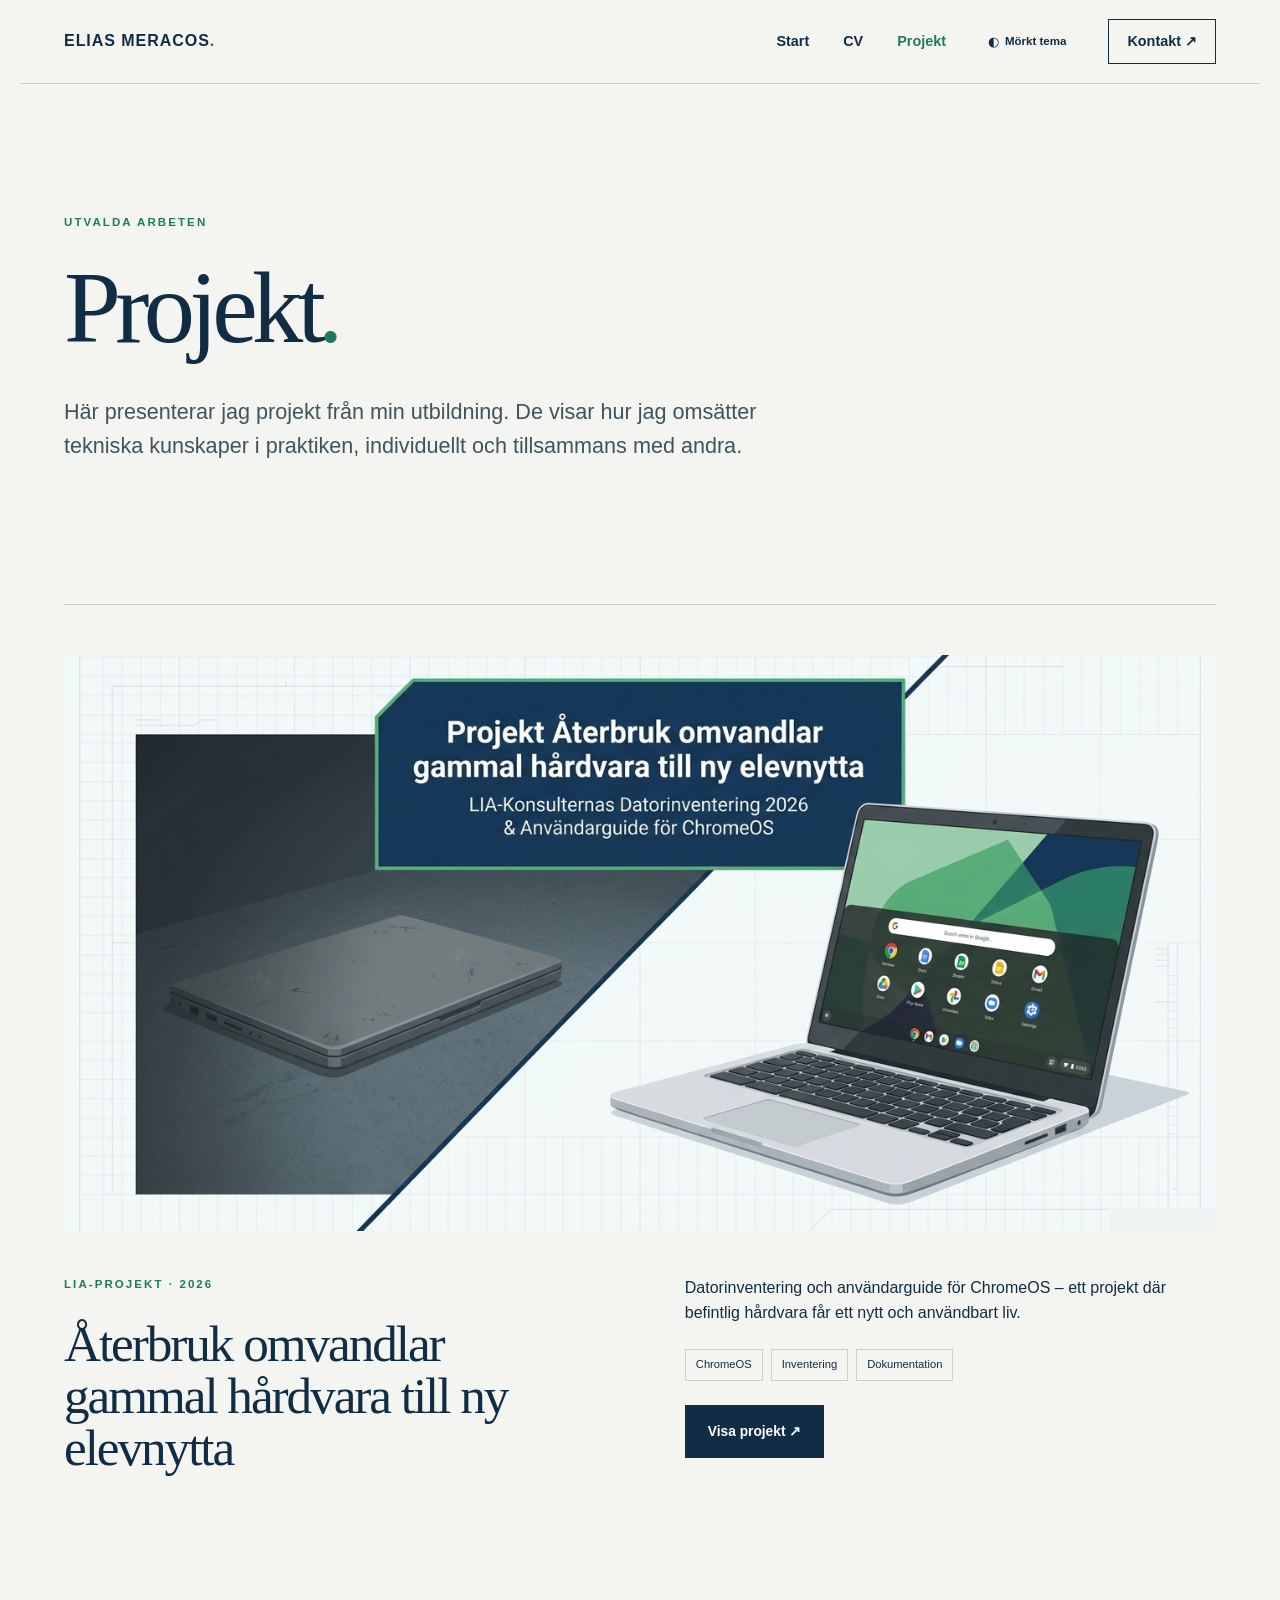
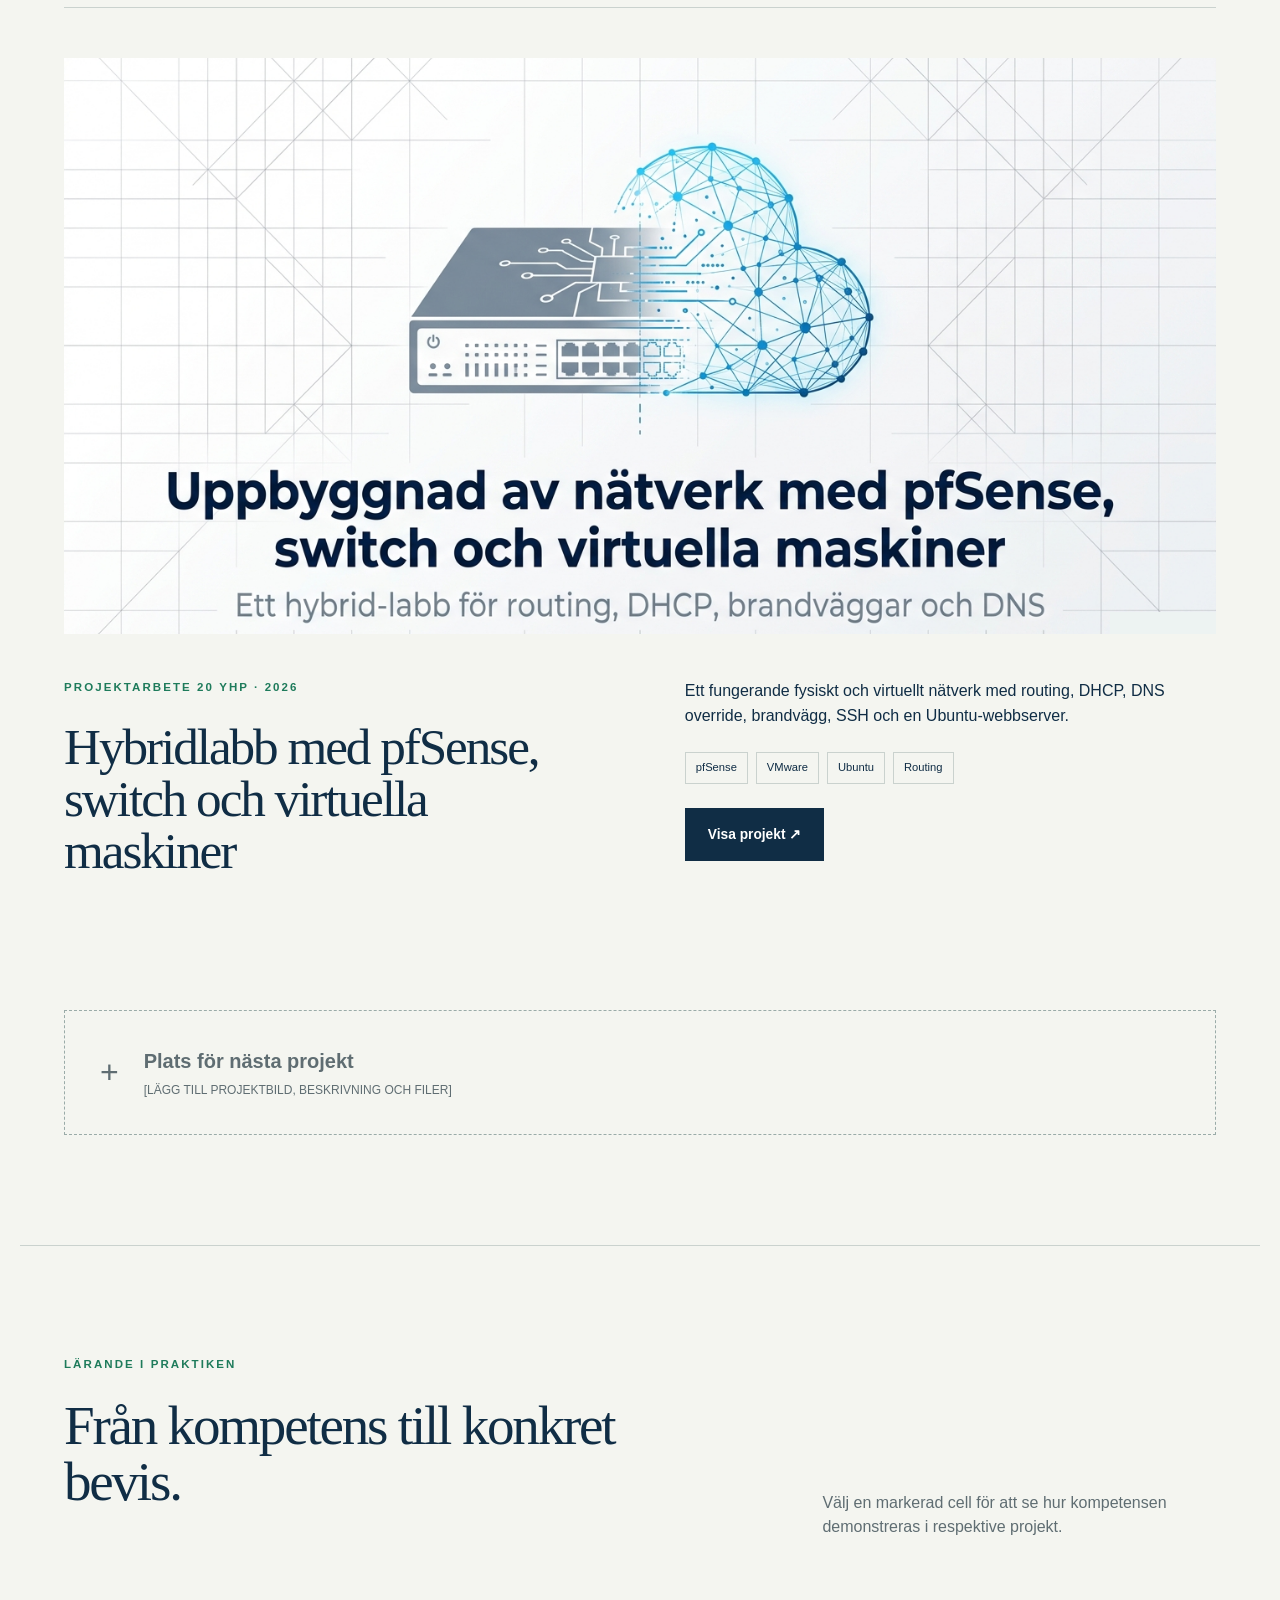
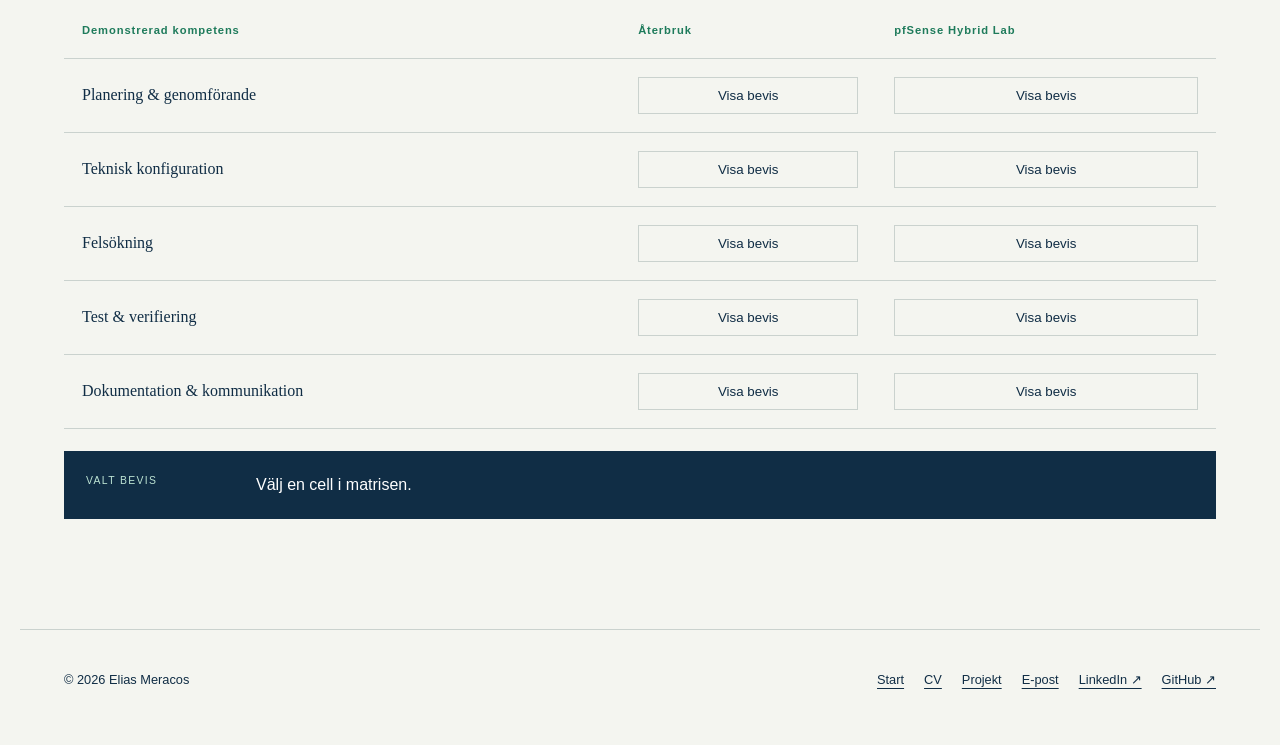
<file: projekt.html>
<!doctype html><html lang="sv"><head><meta charset="utf-8"><meta name="viewport" content="width=device-width,initial-scale=1"><meta name="description" content="Projekt genomförda av Elias Meracos under utbildningen till nätverkstekniker."><title>Projekt | Elias Meracos</title><link rel="stylesheet" href="styles.css"><script defer src="script.js"></script></head><body data-page="projects"><a class="skip" href="#main">Hoppa till innehållet</a><header id="site-header"></header><main id="main">
  <section class="page-hero section"><p class="eyebrow">UTVALDA ARBETEN</p><h1>Projekt<span>.</span></h1><p class="lead">Här presenterar jag projekt från min utbildning. De visar hur jag omsätter tekniska kunskaper i praktiken, individuellt och tillsammans med andra.</p></section>
  <section class="section project-list"><article class="project-card reveal"><a class="project-image" href="projekt-aterbruk.html"><img src="assets/projekt-aterbruk-cover.png" alt="Omslag för projektet Återbruk"></a><div class="project-info"><div><p class="eyebrow">LIA-PROJEKT · 2026</p><h2>Återbruk omvandlar gammal hårdvara till ny elevnytta</h2></div><div><p>Datorinventering och användarguide för ChromeOS – ett projekt där befintlig hårdvara får ett nytt och användbart liv.</p><div class="tags"><span>ChromeOS</span><span>Inventering</span><span>Dokumentation</span></div><a class="button" href="projekt-aterbruk.html">Visa projekt ↗</a></div></div></article>
  <article class="project-card reveal"><a class="project-image" href="projekt-pfsense.html"><img src="assets/pfsense-slides/image1.png" alt="Omslag för pfSense Hybrid Lab"></a><div class="project-info"><div><p class="eyebrow">PROJEKTARBETE 20 YHP · 2026</p><h2>Hybridlabb med pfSense, switch och virtuella maskiner</h2></div><div><p>Ett fungerande fysiskt och virtuellt nätverk med routing, DHCP, DNS override, brandvägg, SSH och en Ubuntu-webbserver.</p><div class="tags"><span>pfSense</span><span>VMware</span><span>Ubuntu</span><span>Routing</span></div><a class="button" href="projekt-pfsense.html">Visa projekt ↗</a></div></div></article>
  <article class="add-project"><span>+</span><div><h3>Plats för nästa projekt</h3><p>[LÄGG TILL PROJEKTBILD, BESKRIVNING OCH FILER]</p></div></article></section>
  <section class="section evidence" id="kompetensmatris"><div class="evidence-head"><div><p class="eyebrow">LÄRANDE I PRAKTIKEN</p><h2>Från kompetens till konkret bevis.</h2></div><p>Välj en markerad cell för att se hur kompetensen demonstreras i respektive projekt.</p></div><div class="matrix-wrap"><table class="evidence-matrix"><thead><tr><th scope="col">Demonstrerad kompetens</th><th scope="col">Återbruk</th><th scope="col">pfSense Hybrid Lab</th></tr></thead><tbody><tr><th scope="row">Planering & genomförande</th><td><button data-evidence="Inventering, bedömning och återbruk av befintlig hårdvara genom en dokumenterad arbetsprocess.">Visa bevis</button></td><td><button data-evidence="Ett hybridnät planerades med IP-plan, tre pfSense-interface och separata fysiska och virtuella nät.">Visa bevis</button></td></tr><tr><th scope="row">Teknisk konfiguration</th><td><button data-evidence="ChromeOS förbereddes som användbar plattform för äldre elevdatorer.">Visa bevis</button></td><td><button data-evidence="pfSense, VMware, DHCP, DNS override, brandväggsregler, switch-management och SSH konfigurerades.">Visa bevis</button></td></tr><tr><th scope="row">Felsökning</th><td><button data-evidence="Hårdvarans skick och lämplighet bedömdes strukturerat inför beslut om återbruk.">Visa bevis</button></td><td><button data-evidence="WAN, IP-konfiguration, blockerad ICMP, VLAN/trunk och enable secret felsöktes steg för steg.">Visa bevis</button></td></tr><tr><th scope="row">Test & verifiering</th><td><button data-evidence="Datorerna kontrollerades med fokus på praktisk användbarhet i klassrumsmiljö.">Visa bevis</button></td><td><button data-evidence="Internet, DHCP, routing, ping, DNS, SSH och Ubuntu-webbserver verifierades praktiskt.">Visa bevis</button></td></tr><tr><th scope="row">Dokumentation & kommunikation</th><td><button data-evidence="En tydlig ChromeOS-guide och presentation gjorde lösningen begriplig för användaren.">Visa bevis</button></td><td><button data-evidence="Arkitektur, IP-plan, genomförande, avvikelser, resultat och reflektion dokumenterades i rapport och presentation.">Visa bevis</button></td></tr></tbody></table></div><div class="evidence-detail" id="evidence-detail" aria-live="polite"><span>VALT BEVIS</span><p>Välj en cell i matrisen.</p></div></section>
</main><footer id="site-footer"></footer></body></html>
</file>
<file: styles.css>
:root{--ink:#102d45;--green:#1e7b5b;--mint:#bce3d3;--paper:#f4f5f0;--white:#fff;--line:#cad2ce;--muted:#5f6d72;--serif:Georgia,'Times New Roman',serif;--sans:Inter,Arial,sans-serif}*{box-sizing:border-box}html{scroll-behavior:smooth}body{margin:0;background:var(--paper);color:var(--ink);font-family:var(--sans);line-height:1.55}a{color:inherit}img{max-width:100%;display:block}.skip{position:fixed;top:-60px;left:1rem;z-index:100;background:#fff;padding:.8rem}.skip:focus{top:1rem}.section{max-width:1240px;margin:auto;padding:110px 44px}.eyebrow{font-size:.72rem;font-weight:800;letter-spacing:.18em;margin:0 0 24px;color:var(--green)}h1,h2,h3,p{margin-top:0}h1,h2{font-family:var(--serif);font-weight:400;line-height:1.02}h1{font-size:clamp(3.6rem,8vw,7.5rem);letter-spacing:-.055em}h2{font-size:clamp(2.3rem,4.3vw,4.6rem);letter-spacing:-.04em}h3{font-size:1.25rem}.lead{font-size:clamp(1.08rem,1.8vw,1.35rem);color:#40545d;max-width:700px}.site-nav{height:84px;display:flex;align-items:center;justify-content:space-between;max-width:1240px;margin:auto;padding:0 44px;border-bottom:1px solid var(--line)}.brand{text-decoration:none;font-weight:800;letter-spacing:.06em}.brand i{color:var(--green);font-style:normal}.nav-links{display:flex;gap:34px;align-items:center}.nav-links a{text-decoration:none;font-size:.9rem;font-weight:650}.nav-links a.active{color:var(--green)}.nav-contact{border:1px solid var(--ink);padding:10px 18px}.menu{display:none;border:0;background:none;font-size:1.5rem}.hero{min-height:calc(100vh - 84px);display:grid;grid-template-columns:1.25fr .75fr;gap:8vw;align-items:center}.hero h1{font-size:clamp(3.4rem,6.3vw,6.6rem);margin-bottom:32px}.hero h1 span,.page-hero h1 span{color:var(--green);font-style:italic}.actions{display:flex;gap:12px;flex-wrap:wrap;margin-top:34px}.button{display:inline-flex;gap:18px;align-items:center;text-decoration:none;background:var(--ink);color:white;padding:15px 22px;border:1px solid var(--ink);font-weight:750;font-size:.86rem;transition:.25s}.button:hover{transform:translateY(-3px);background:var(--green);border-color:var(--green)}.button:focus-visible,a:focus-visible{outline:3px solid #e4a530;outline-offset:3px}.button.ghost{background:transparent;color:var(--ink)}.status{display:flex;align-items:center;gap:9px;margin-top:28px;font-size:.78rem;color:var(--muted)}.status i{width:8px;height:8px;border-radius:50%;background:#38a975;box-shadow:0 0 0 5px #d8eee4}.portrait{aspect-ratio:4/5;position:relative;background:linear-gradient(145deg,var(--mint),#8fc8b0);display:grid;place-items:center;overflow:hidden}.portrait:before{content:"";position:absolute;width:120%;height:120%;border:1px solid rgba(16,45,69,.22);border-radius:50%}.portrait .initials{font:italic 7rem var(--serif);z-index:1}.portrait span{position:absolute;bottom:22px;font-size:.66rem;letter-spacing:.14em}.about-grid,.cv-layout,.story{display:grid;grid-template-columns:.8fr 1.2fr;gap:12vw;border-top:1px solid var(--line)}.about-grid p,.story>div>p{font-size:1.15rem;color:#455960}.text-link{display:inline-block;margin-top:18px;font-weight:750;text-underline-offset:6px}.section-head{display:flex;justify-content:space-between;align-items:end}.section-head span{color:var(--muted);font-size:.75rem}.skill-grid{display:grid;grid-template-columns:repeat(4,1fr);border-top:1px solid var(--line);margin-top:46px}.skill-grid article{padding:30px 24px 20px 0;border-right:1px solid var(--line);min-height:240px}.skill-grid article:not(:first-child){padding-left:24px}.skill-grid b{color:var(--green);font-size:.75rem}.skill-grid h3{margin-top:55px}.skill-grid p{font-size:.9rem;color:var(--muted)}.cta,.presentation-box{background:var(--ink);color:white;max-width:1150px;margin-bottom:90px}.cta .eyebrow,.presentation-box .eyebrow{color:var(--mint)}.cta h2 em{color:var(--mint);font-weight:400}.button.light{background:var(--mint);color:var(--ink);border-color:var(--mint)}.button.line{background:transparent;border-color:#9bb0ba}.site-footer{max-width:1240px;margin:auto;padding:40px 44px 55px;border-top:1px solid var(--line);display:flex;justify-content:space-between;font-size:.8rem}.footer-links{display:flex;gap:20px}.footer-links a{text-underline-offset:4px}.page-hero{padding-top:130px;padding-bottom:100px}.page-hero h1{margin-bottom:35px}.page-hero .button{margin-top:24px}.timeline article{position:relative;padding:0 0 60px 42px;border-left:1px solid var(--line)}.timeline article:before{content:"";position:absolute;left:-6px;top:5px;width:11px;height:11px;background:var(--green);border-radius:50%}.timeline time,.education span{font-size:.68rem;letter-spacing:.12em;color:var(--green);font-weight:800}.timeline h3{font:2rem var(--serif);margin:10px 0 2px}.company{font-weight:800}.timeline article>p:last-child{color:var(--muted);max-width:620px}.education{border-top:1px solid var(--line)}.edu-grid{display:grid;grid-template-columns:1fr 1fr;gap:24px}.edu-grid article{background:white;padding:40px}.edu-grid h3{font:2rem var(--serif);margin:35px 0 6px}.edu-grid small,.placeholder{color:#8a5b22}.competency{display:grid;grid-template-columns:1fr 1fr}.competency>div{padding:30px 40px 30px 0;border-top:1px solid var(--line)}.competency p{color:var(--muted)}.project-list{padding-top:20px}.project-card{border-top:1px solid var(--line);padding-top:50px}.project-image{overflow:hidden;display:block}.project-image img{width:100%;aspect-ratio:16/8;object-fit:cover;transition:.5s}.project-image:hover img{transform:scale(1.02)}.project-info{display:grid;grid-template-columns:1fr 1fr;gap:7vw;padding:45px 0 90px}.project-info h2{font-size:clamp(2.2rem,4vw,4rem)}.tags{display:flex;gap:8px;flex-wrap:wrap;margin:24px 0}.tags span{border:1px solid var(--line);padding:6px 10px;font-size:.7rem}.add-project{border:1px dashed #9aaba8;padding:35px;display:flex;gap:25px;align-items:center;color:var(--muted)}.add-project>span{font-size:2rem}.add-project h3{margin-bottom:4px}.add-project p{margin:0;font-size:.75rem}.detail-hero{padding-top:90px}.detail-hero h1{max-width:1000px}.back{display:inline-block;margin-bottom:80px;font-size:.8rem}.detail-meta{display:grid;grid-template-columns:repeat(3,1fr);border-top:1px solid var(--line);padding-top:26px}.detail-meta span{display:block;font-size:.65rem;letter-spacing:.13em;color:var(--green)}.wide-cover{width:100%;box-shadow:0 20px 60px rgba(16,45,69,.14)}.story h3{margin-top:44px}.big-copy{font:1.8rem/1.35 var(--serif)!important;color:var(--ink)!important}.presentation-box{display:flex;justify-content:space-between;align-items:end;gap:60px}.presentation-box h2{font-size:3.5rem}.presentation-box>div:first-child{max-width:650px}.reveal{animation:rise .7s ease both}@keyframes rise{from{opacity:0;transform:translateY(22px)}to{opacity:1;transform:none}}@media(max-width:800px){.section{padding:75px 22px}.site-nav{padding:0 22px}.menu{display:block}.nav-links{display:none;position:absolute;z-index:20;top:84px;left:0;right:0;background:var(--paper);padding:28px 22px;flex-direction:column;align-items:flex-start;border-bottom:1px solid var(--line)}.nav-links.open{display:flex}.hero{grid-template-columns:1fr;padding-top:65px}.portrait{max-width:430px}.about-grid,.cv-layout,.story,.project-info{grid-template-columns:1fr;gap:35px}.skill-grid{grid-template-columns:1fr 1fr}.skill-grid article:nth-child(2){border-right:0}.edu-grid,.competency{grid-template-columns:1fr}.detail-meta{grid-template-columns:1fr;gap:20px}.presentation-box{display:block}.site-footer{padding:35px 22px;flex-direction:column;gap:20px}}@media(max-width:480px){.skill-grid{grid-template-columns:1fr}.skill-grid article{border-right:0;border-bottom:1px solid var(--line);padding-left:0!important}.hero h1{font-size:3.2rem}.actions .button{width:100%;justify-content:space-between}.detail-meta{font-size:.8rem}.site-footer{align-items:flex-start}.footer-links{flex-wrap:wrap}}
.contact{display:grid;grid-template-columns:1fr 1fr;gap:8vw;background:var(--ink);color:white;max-width:1150px;margin-bottom:90px}.contact .eyebrow{color:var(--mint)}.contact h2 em,.contact a{color:var(--mint)}.contact-placeholders{font-size:.7rem;letter-spacing:.1em;color:#9bb0ba}.contact form{display:grid;gap:18px}.contact label{font-size:.7rem;letter-spacing:.12em;font-weight:750}.contact input,.contact textarea{display:block;width:100%;margin-top:8px;border:1px solid #607684;background:#173b55;color:white;padding:13px;font:inherit;resize:vertical}.contact input:focus,.contact textarea:focus{outline:3px solid var(--mint);outline-offset:2px}.contact button{cursor:pointer;width:max-content}@media(max-width:800px){.contact{grid-template-columns:1fr}}
.slide-section{padding-top:20px}.slide-heading{display:flex;justify-content:space-between;align-items:end;margin-bottom:35px}.slide-heading h2{margin-bottom:0}.slide-heading>p{text-align:right;color:var(--muted)}.slide-viewer{position:relative;background:#dfe4e1;padding:22px 76px}.slide-viewer>img{width:100%;aspect-ratio:16/9;object-fit:contain;background:white;box-shadow:0 14px 45px rgba(16,45,69,.18)}.slide-arrow{position:absolute;z-index:2;top:50%;transform:translateY(-50%);width:46px;height:46px;border:1px solid var(--ink);border-radius:50%;background:var(--paper);color:var(--ink);font-size:1.25rem;cursor:pointer;transition:.2s}.slide-arrow:hover{background:var(--ink);color:white}.slide-arrow.previous{left:15px}.slide-arrow.next{right:15px}.slide-thumbs{display:grid;grid-template-columns:repeat(6,1fr);gap:10px;margin-top:14px}.slide-thumbs button{position:relative;padding:0;border:3px solid transparent;background:none;cursor:pointer}.slide-thumbs button.active{border-color:var(--green)}.slide-thumbs img{width:100%;aspect-ratio:16/9;object-fit:cover}.slide-thumbs span{position:absolute;right:3px;bottom:3px;background:var(--ink);color:white;font-size:.62rem;padding:2px 5px}@media(max-width:800px){.slide-heading{display:block}.slide-heading>p{text-align:left}.slide-viewer{padding:10px 48px}.slide-arrow{width:36px;height:36px}.slide-arrow.previous{left:6px}.slide-arrow.next{right:6px}.slide-thumbs{grid-template-columns:repeat(4,1fr)}}
.assessment{display:grid;grid-template-columns:.72fr 1.28fr;gap:7vw;border-top:1px solid var(--line)}.assessment-intro h2{font-size:clamp(2.4rem,4vw,4.1rem)}.assessment-intro>p{color:var(--muted)}.model-note{font-size:.78rem;border-left:3px solid var(--green);padding-left:14px;margin-top:35px}.assessment-tool{background:white;padding:36px}.field>label,.field-grid label{font-size:.72rem;font-weight:800;letter-spacing:.06em}.field>label{display:flex;justify-content:space-between}.field output{color:var(--green)}.field input{width:100%;accent-color:var(--green);margin:16px 0 28px}.field-grid{display:grid;grid-template-columns:1fr 1fr;gap:18px}.field-grid select{display:block;width:100%;margin-top:8px;padding:12px;border:1px solid var(--line);background:var(--paper);color:var(--ink);font:inherit}.checks{display:flex;gap:26px;flex-wrap:wrap;margin:25px 0}.checks label{font-size:.85rem}.checks input{accent-color:var(--green)}.decision{display:grid;grid-template-columns:auto 1fr;gap:24px;align-items:center;border-top:1px solid var(--line);padding-top:28px}.score-ring{--score:0deg;width:108px;height:108px;border-radius:50%;display:grid;place-content:center;text-align:center;background:radial-gradient(circle at center,white 59%,transparent 61%),conic-gradient(var(--green) var(--score),#dde4e0 0)}.score-ring[data-state="medium"]{background:radial-gradient(circle at center,white 59%,transparent 61%),conic-gradient(#d19a32 var(--score),#dde4e0 0)}.score-ring[data-state="low"]{background:radial-gradient(circle at center,white 59%,transparent 61%),conic-gradient(#a64d45 var(--score),#dde4e0 0)}.score-ring strong{font:2rem var(--serif);line-height:1}.score-ring span{font-size:.62rem;color:var(--muted)}.decision-label{font-size:.62rem;letter-spacing:.14em;color:var(--green);font-weight:800;margin-bottom:5px}.decision h3{font:1.65rem var(--serif);margin-bottom:7px}.decision>div>p:last-child{font-size:.82rem;color:var(--muted);margin:0}.score-breakdown{margin-top:28px}.score-breakdown>div{display:grid;grid-template-columns:72px 1fr 40px;align-items:center;gap:12px;margin:9px 0;font-size:.7rem}.score-breakdown i{height:6px;background:#e1e6e3}.score-breakdown b{display:block;height:100%;background:var(--green);transition:width .35s}.score-breakdown strong{text-align:right}@media(max-width:850px){.assessment{grid-template-columns:1fr}}@media(max-width:540px){.assessment-tool{padding:22px}.field-grid{grid-template-columns:1fr}.decision{grid-template-columns:1fr}.score-ring{width:90px;height:90px}}
.clean-slide,.project-image,.slide-viewer,.slide-thumbs button{position:relative}.clean-slide:after,.project-image:after,.slide-viewer:after,.slide-thumbs button:after{content:"";position:absolute;right:0;bottom:0;width:9.2%;height:3.8%;background:#edf3f2;pointer-events:none}.clean-slide img{width:100%}.project-image:after{z-index:2}.slide-viewer:after{right:76px;bottom:22px;width:8%;height:3.2%;z-index:1}.slide-thumbs button:after{width:10%;height:5%;z-index:2}@media(max-width:800px){.slide-viewer:after{right:48px;bottom:10px}}
.network-lab{display:grid;grid-template-columns:.7fr 1.3fr;gap:7vw;border-top:1px solid var(--line)}.flow-buttons{display:grid;gap:8px;margin-top:36px}.flow-buttons button{padding:13px 16px;text-align:left;border:1px solid var(--line);background:transparent;color:var(--ink);font-weight:750;cursor:pointer}.flow-buttons button:hover,.flow-buttons button.selected{background:var(--ink);color:white}.topology{background:white;padding:32px;min-height:610px}.net-node{position:relative;z-index:2;background:var(--paper);border:1px solid var(--line);padding:16px 20px;text-align:center;transition:.25s}.net-node span{display:block;color:var(--green);font-size:.62rem;letter-spacing:.1em}.net-node b{display:block;margin-top:4px}.net-node.active{background:var(--ink);color:white;border-color:var(--ink);transform:scale(1.03)}.net-node.internet,.net-node.pfsense{max-width:280px;margin:auto}.net-node.pfsense{border:2px solid var(--green)}.net-link{display:block;position:relative;background:#b5c2be;transition:.25s}.net-link.active{background:var(--green);box-shadow:0 0 0 3px rgba(30,123,91,.15)}.net-link.vertical{width:3px;height:45px;margin:auto}.branches{position:relative;height:60px}.branches:before{content:"";position:absolute;top:29px;left:25%;right:25%;height:3px;background:#b5c2be}.branches .net-link{position:absolute;top:29px;width:3px;height:33px}.branches .left{left:25%}.branches .right{right:25%}.branches:has(.net-link.active):before{background:linear-gradient(90deg,var(--green),#b5c2be 48%,var(--green))}.lanes{display:grid;grid-template-columns:1fr 1fr;gap:50px}.dns-name{text-align:center;font:italic .9rem var(--serif);color:var(--green);margin-top:12px}.flow-status{border-top:1px solid var(--line);margin-top:35px;padding-top:22px;color:var(--muted);font-size:.9rem}.downloads{display:flex;justify-content:space-between;align-items:end;border-top:1px solid var(--line)}.downloads h2{margin-bottom:0;font-size:clamp(2.4rem,4vw,4rem)}@media(max-width:850px){.network-lab{grid-template-columns:1fr}.downloads{display:block}.topology{min-height:0}}@media(max-width:540px){.topology{padding:20px}.lanes{gap:18px}.net-node{padding:12px 8px}.net-node b{font-size:.82rem}.branches:before{left:24%;right:24%}}
.theme-toggle{border:0;background:transparent;color:var(--ink);display:flex;align-items:center;gap:6px;padding:8px;cursor:pointer}.theme-toggle b{font-size:.72rem}.troubleshoot{display:grid;grid-template-columns:.75fr 1.25fr;gap:8vw;border-top:1px solid var(--line)}.challenge-progress{height:5px;background:var(--line);margin-top:38px}.challenge-progress i{display:block;width:0;height:100%;background:var(--green);transition:width .35s}.challenge-copy>span{display:block;margin-top:9px;color:var(--muted);font-size:.72rem}.challenge-console{background:#091d2b;color:#e8f1ed;padding:34px;min-height:430px}.console-top{display:flex;gap:7px;align-items:center;border-bottom:1px solid #37505e;padding-bottom:18px;margin-bottom:28px}.console-top span{width:9px;height:9px;border-radius:50%;background:#53717d}.console-top b{margin-left:10px;font:400 .7rem monospace;color:#9bb1b9}.console-prompt{font:700 .65rem monospace;letter-spacing:.15em;color:var(--mint)}.challenge-console h3{font:400 1.45rem/1.4 var(--serif)}.challenge-options{display:grid;gap:9px}.challenge-options button{padding:13px;text-align:left;border:1px solid #47606c;background:transparent;color:white;cursor:pointer}.challenge-options button:hover:not(:disabled){border-color:var(--mint);color:var(--mint)}.challenge-options button.correct{background:#155f47;border-color:#68c59e}.challenge-options button.partial{background:#72581d}.challenge-options button.wrong{background:#713c38}.challenge-feedback{min-height:58px;padding-top:16px;font-size:.86rem;color:#b7c9cf}.challenge-feedback.success{color:#9de0c2}.challenge-feedback.notice{color:#efd28d}.challenge-console .button{margin-top:10px}.evidence{border-top:1px solid var(--line)}.evidence-head{display:grid;grid-template-columns:1fr .6fr;gap:8vw;align-items:end}.evidence-head>p{color:var(--muted)}.matrix-wrap{overflow-x:auto;margin-top:48px}.evidence-matrix{width:100%;border-collapse:collapse;min-width:680px}.evidence-matrix th,.evidence-matrix td{padding:18px;border-bottom:1px solid var(--line);text-align:left}.evidence-matrix thead th{font-size:.7rem;letter-spacing:.08em;color:var(--green)}.evidence-matrix tbody th{font:400 1rem var(--serif)}.evidence-matrix button{width:100%;padding:10px;border:1px solid var(--line);background:transparent;color:var(--ink);cursor:pointer}.evidence-matrix button:hover,.evidence-matrix button.selected{background:var(--ink);color:white}.evidence-detail{display:grid;grid-template-columns:150px 1fr;gap:20px;margin-top:22px;padding:22px;background:var(--ink);color:white}.evidence-detail span{font-size:.65rem;letter-spacing:.13em;color:var(--mint)}.evidence-detail p{margin:0}@media(max-width:800px){.troubleshoot,.evidence-head{grid-template-columns:1fr}.challenge-console{padding:24px;min-height:0}.evidence-detail{grid-template-columns:1fr}}
:root[data-theme="dark"]{--ink:#e6f0ec;--green:#72cfaa;--mint:#9bddc1;--paper:#0b1e29;--white:#102936;--line:#34505b;--muted:#a7bac1}html[data-theme="dark"] body{background:var(--paper);color:var(--ink)}html[data-theme="dark"] .site-nav,html[data-theme="dark"] .nav-links{background:var(--paper)}html[data-theme="dark"] .portrait{background:linear-gradient(145deg,#1d6c55,#173c47)}html[data-theme="dark"] .edu-grid article,html[data-theme="dark"] .assessment-tool,html[data-theme="dark"] .topology{background:#102936}html[data-theme="dark"] .field-grid select,html[data-theme="dark"] .net-node{background:#173542;color:var(--ink)}html[data-theme="dark"] .score-ring{background:radial-gradient(circle at center,#102936 59%,transparent 61%),conic-gradient(var(--green) var(--score),#34505b 0)}html[data-theme="dark"] .score-ring[data-state="medium"]{background:radial-gradient(circle at center,#102936 59%,transparent 61%),conic-gradient(#d7aa50 var(--score),#34505b 0)}html[data-theme="dark"] .score-ring[data-state="low"]{background:radial-gradient(circle at center,#102936 59%,transparent 61%),conic-gradient(#ce7770 var(--score),#34505b 0)}html[data-theme="dark"] .button{background:var(--green);border-color:var(--green);color:#082117}html[data-theme="dark"] .button.ghost{background:transparent;color:var(--ink);border-color:var(--ink)}html[data-theme="dark"] .presentation-box,html[data-theme="dark"] .contact,html[data-theme="dark"] .evidence-detail{background:#071721}html[data-theme="dark"] .project-image:after,html[data-theme="dark"] .clean-slide:after,html[data-theme="dark"] .slide-viewer:after,html[data-theme="dark"] .slide-thumbs button:after{background:#edf3f2}html[data-theme="dark"] .lead,html[data-theme="dark"] .about-grid p,html[data-theme="dark"] .story>div>p{color:#b6c8ce}@media(prefers-reduced-motion:reduce){*,*:before,*:after{scroll-behavior:auto!important;animation:none!important;transition:none!important}}
</file>
